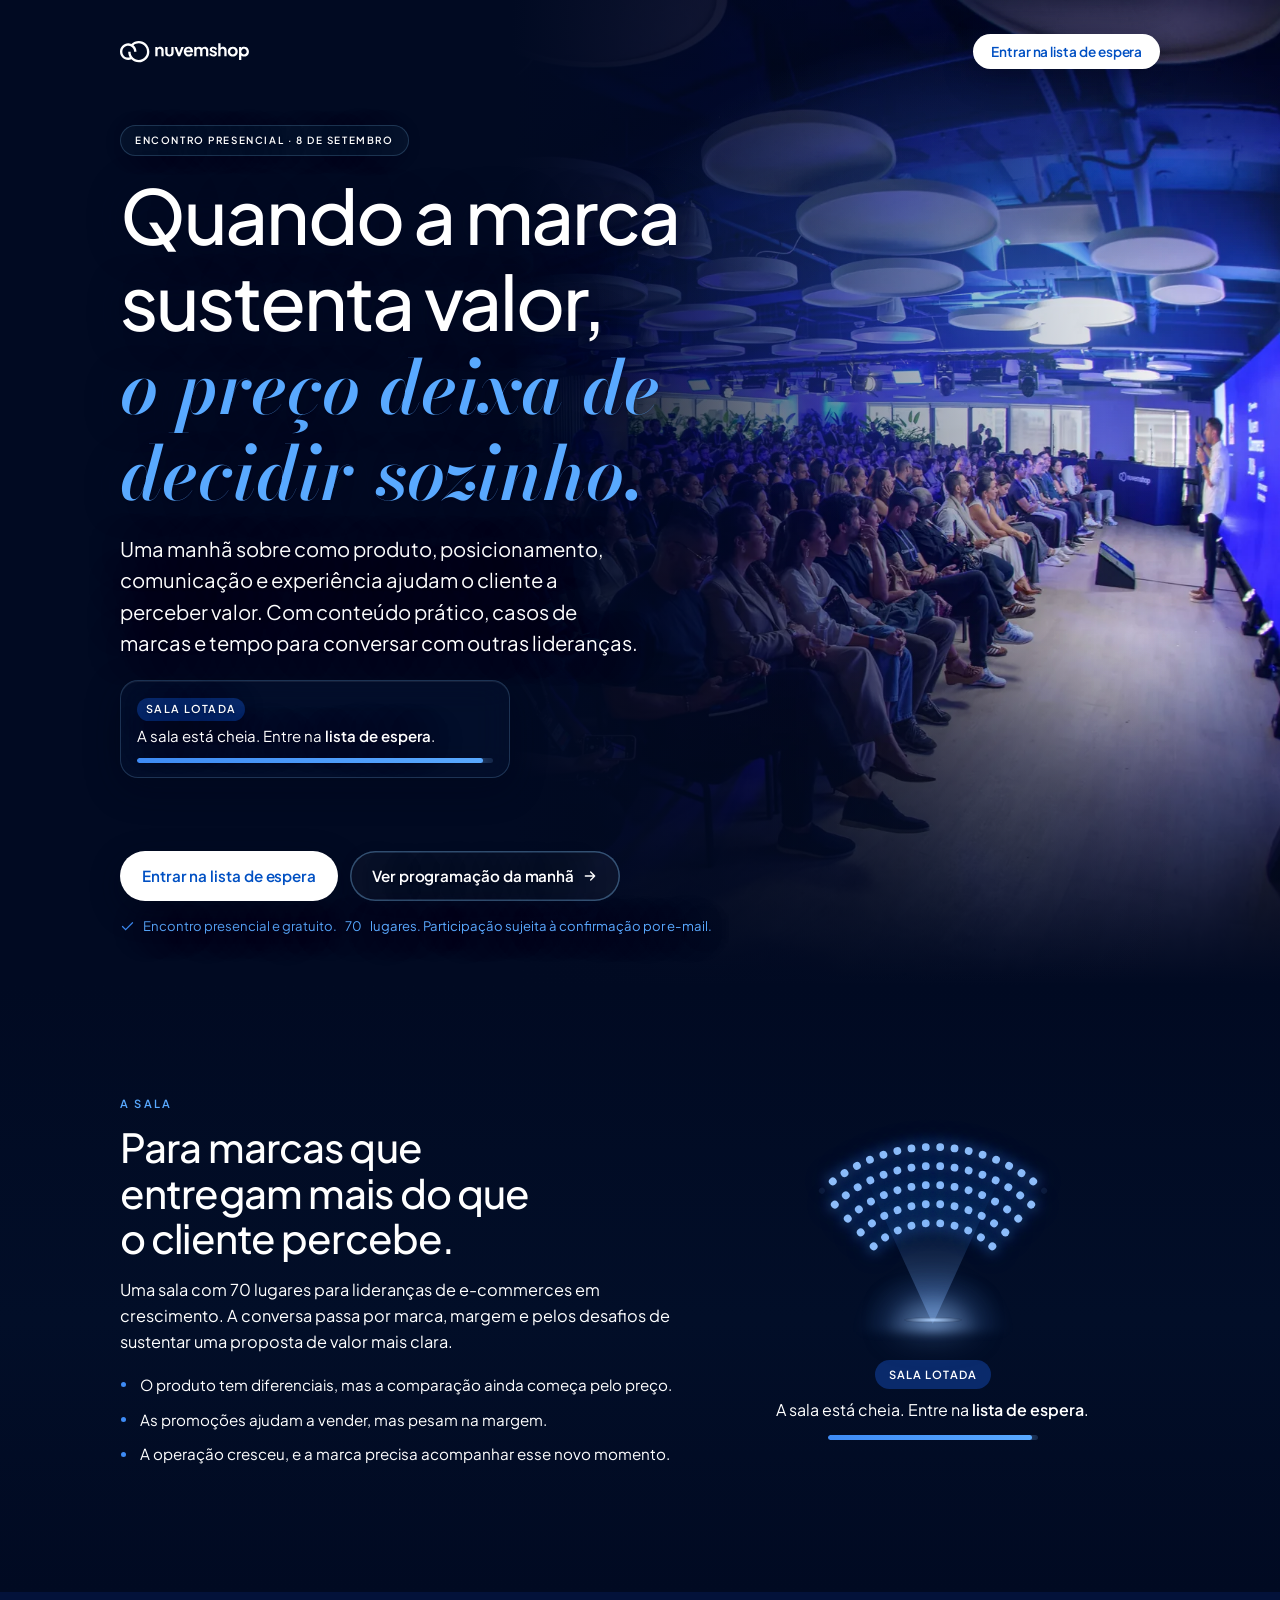
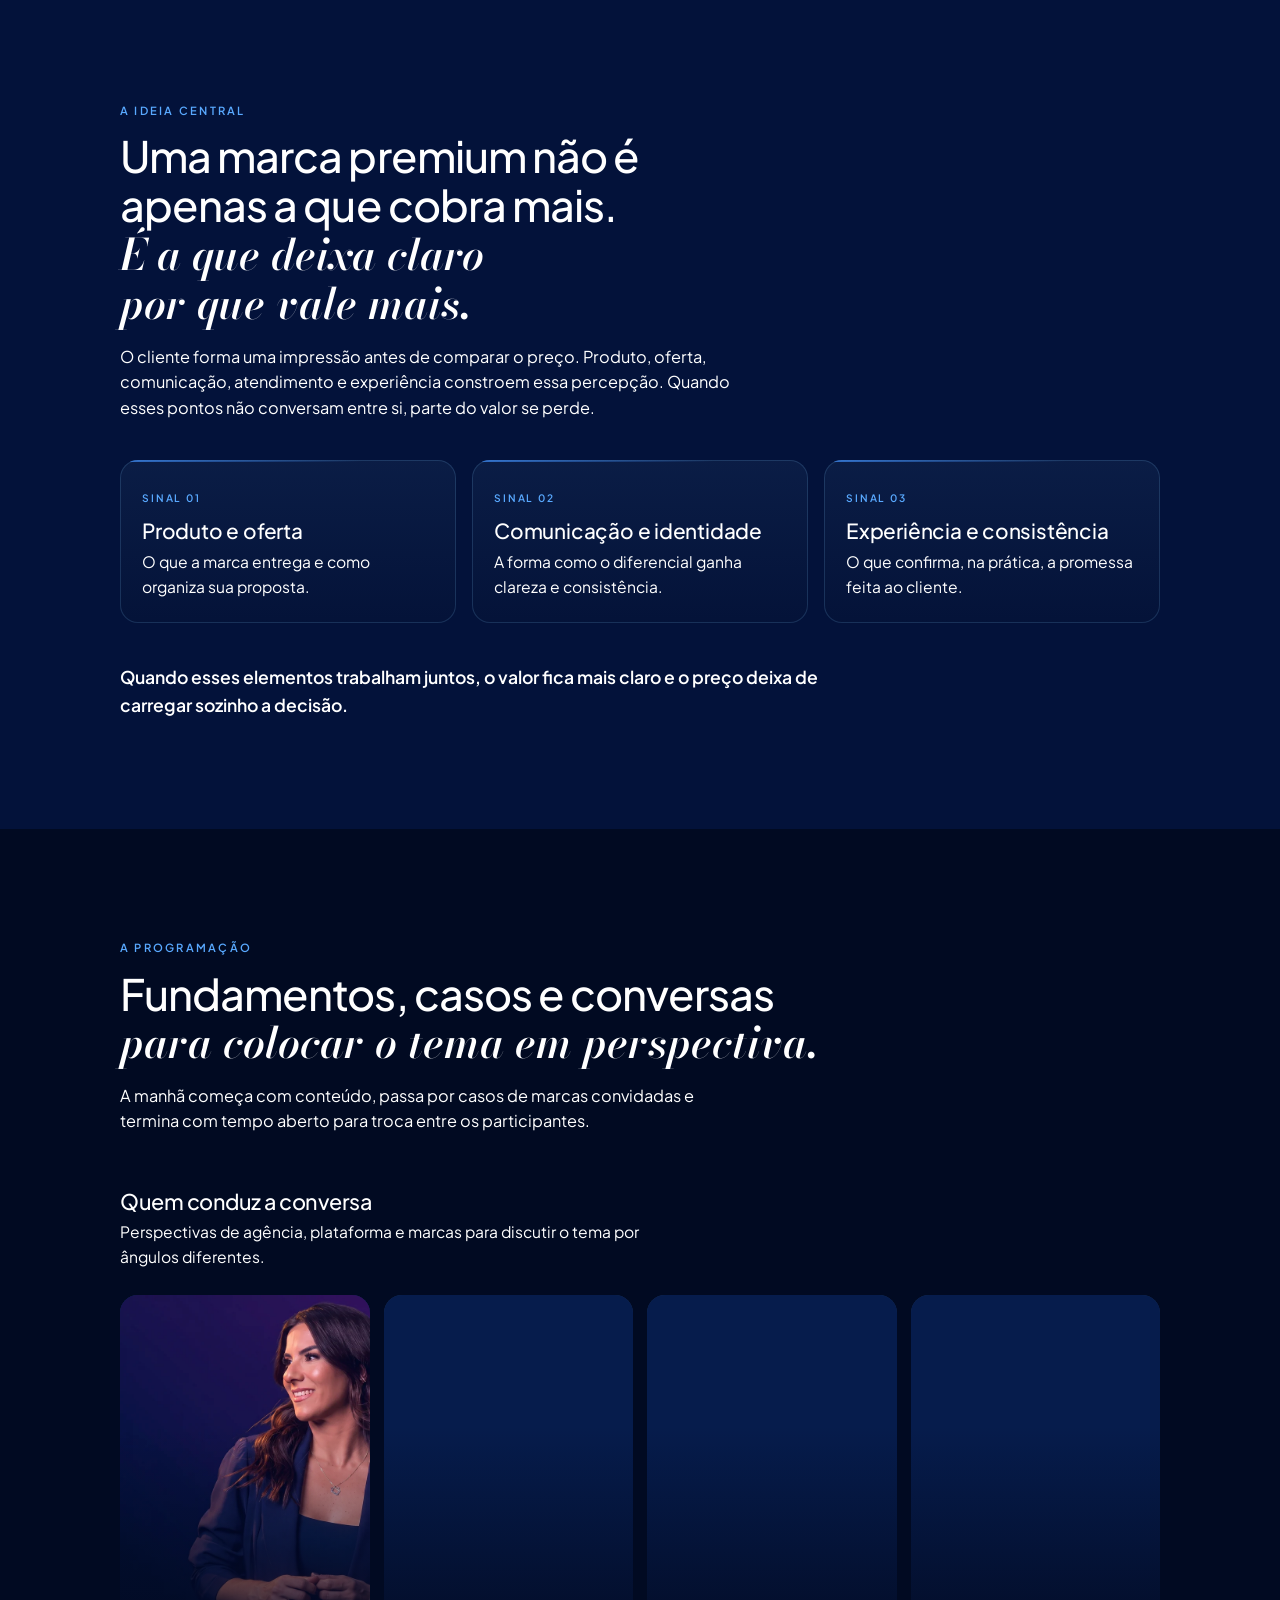
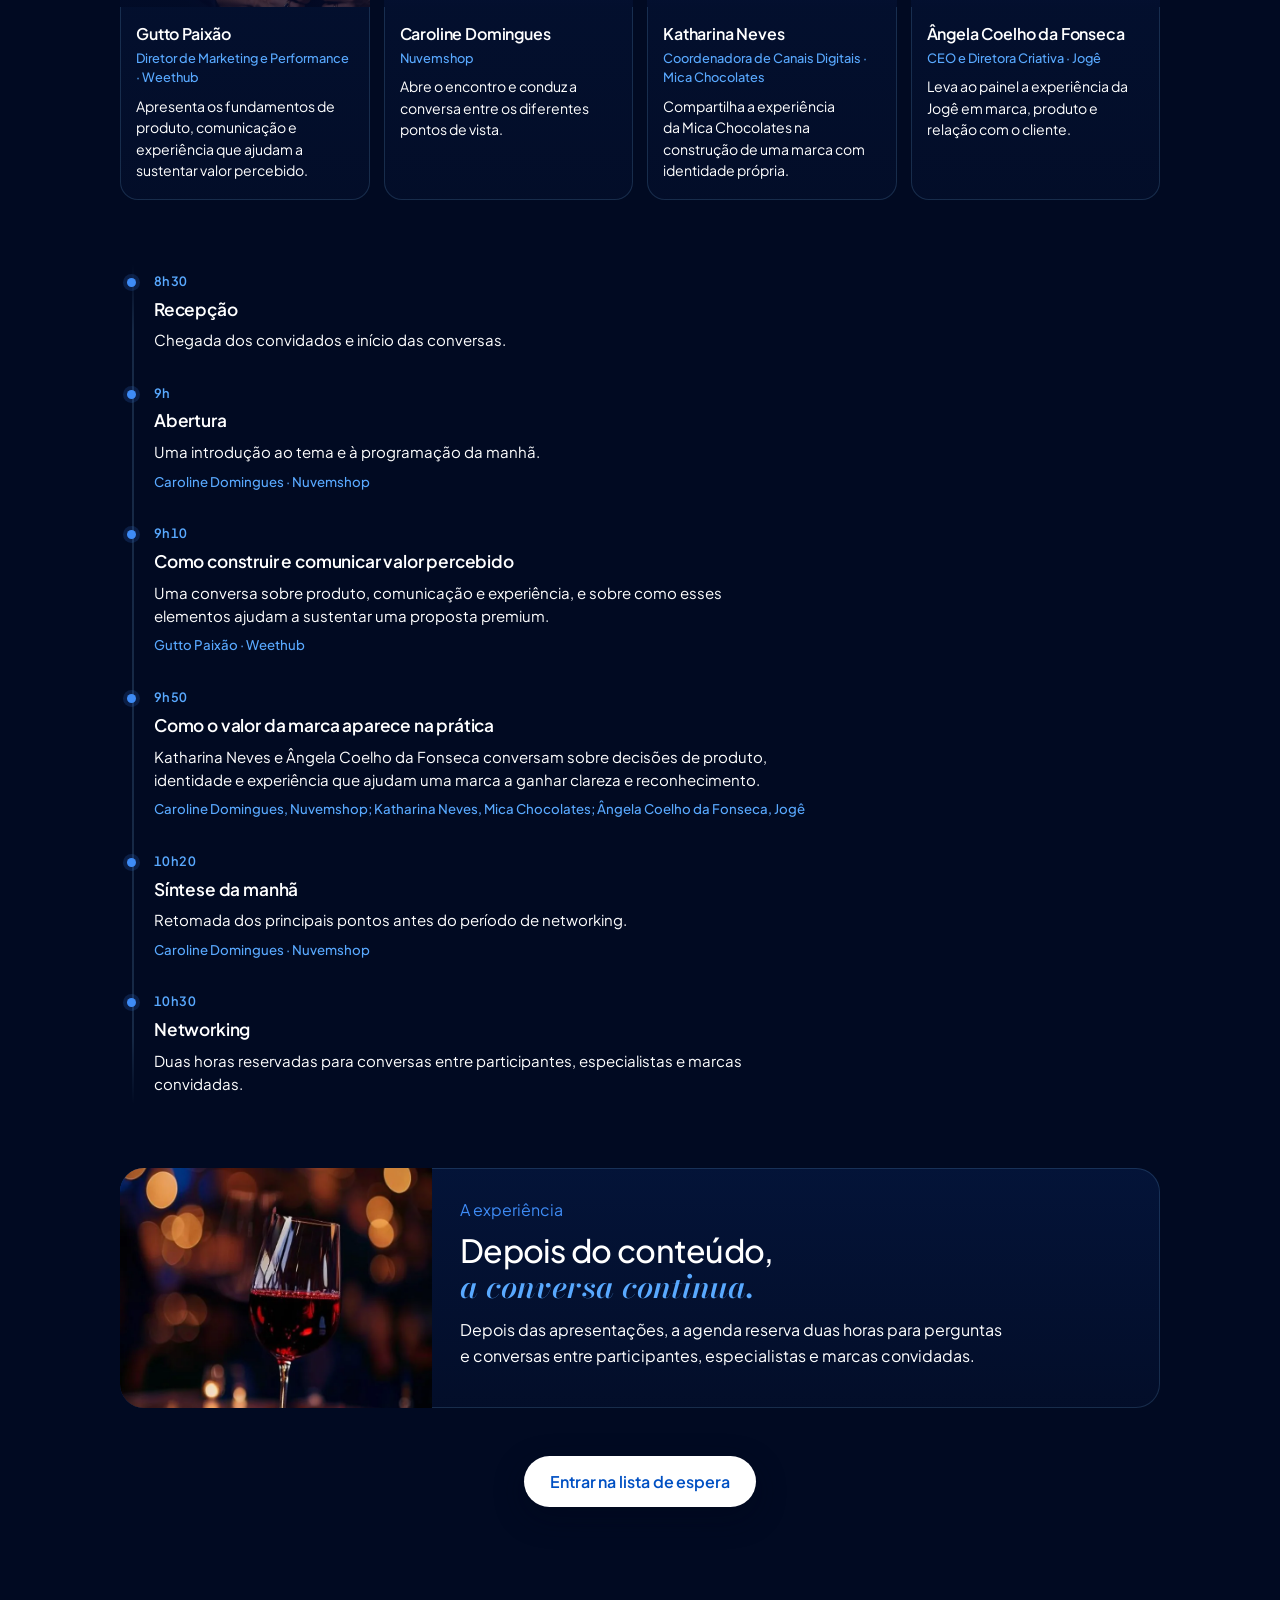
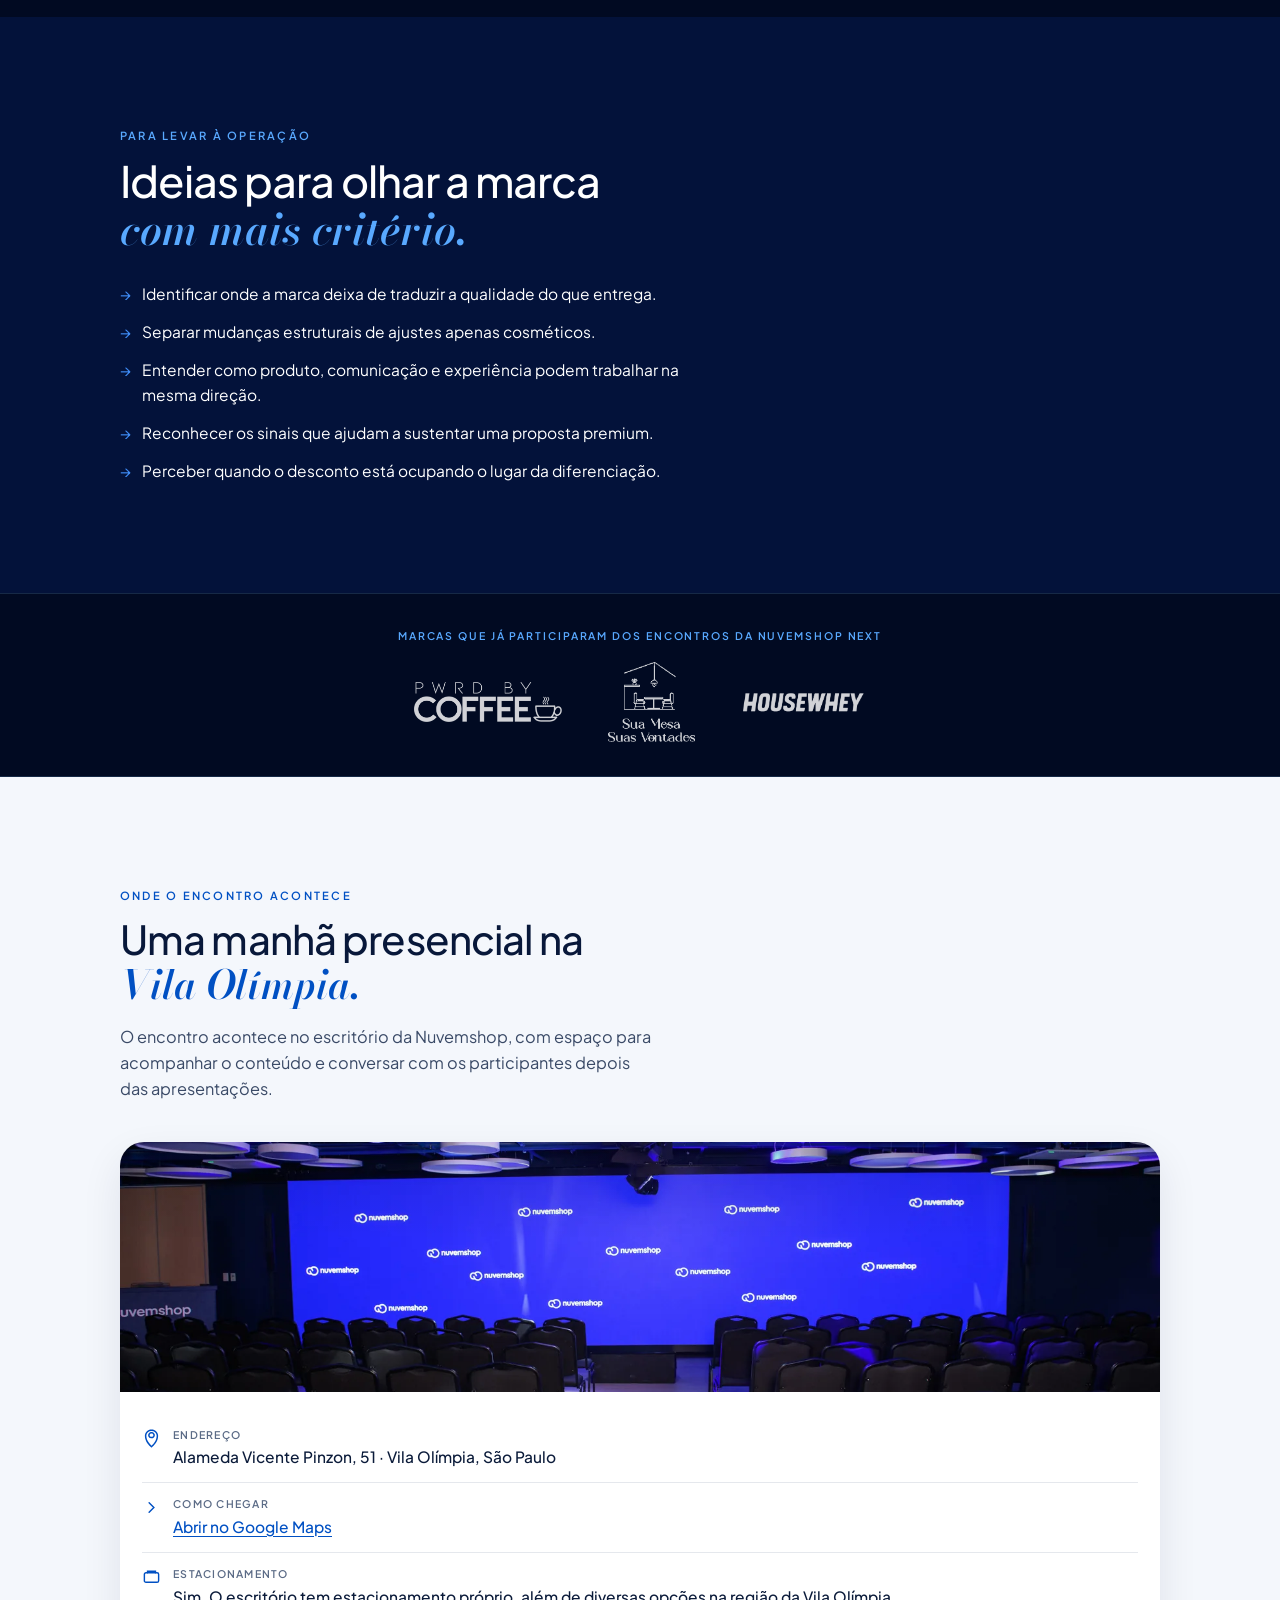
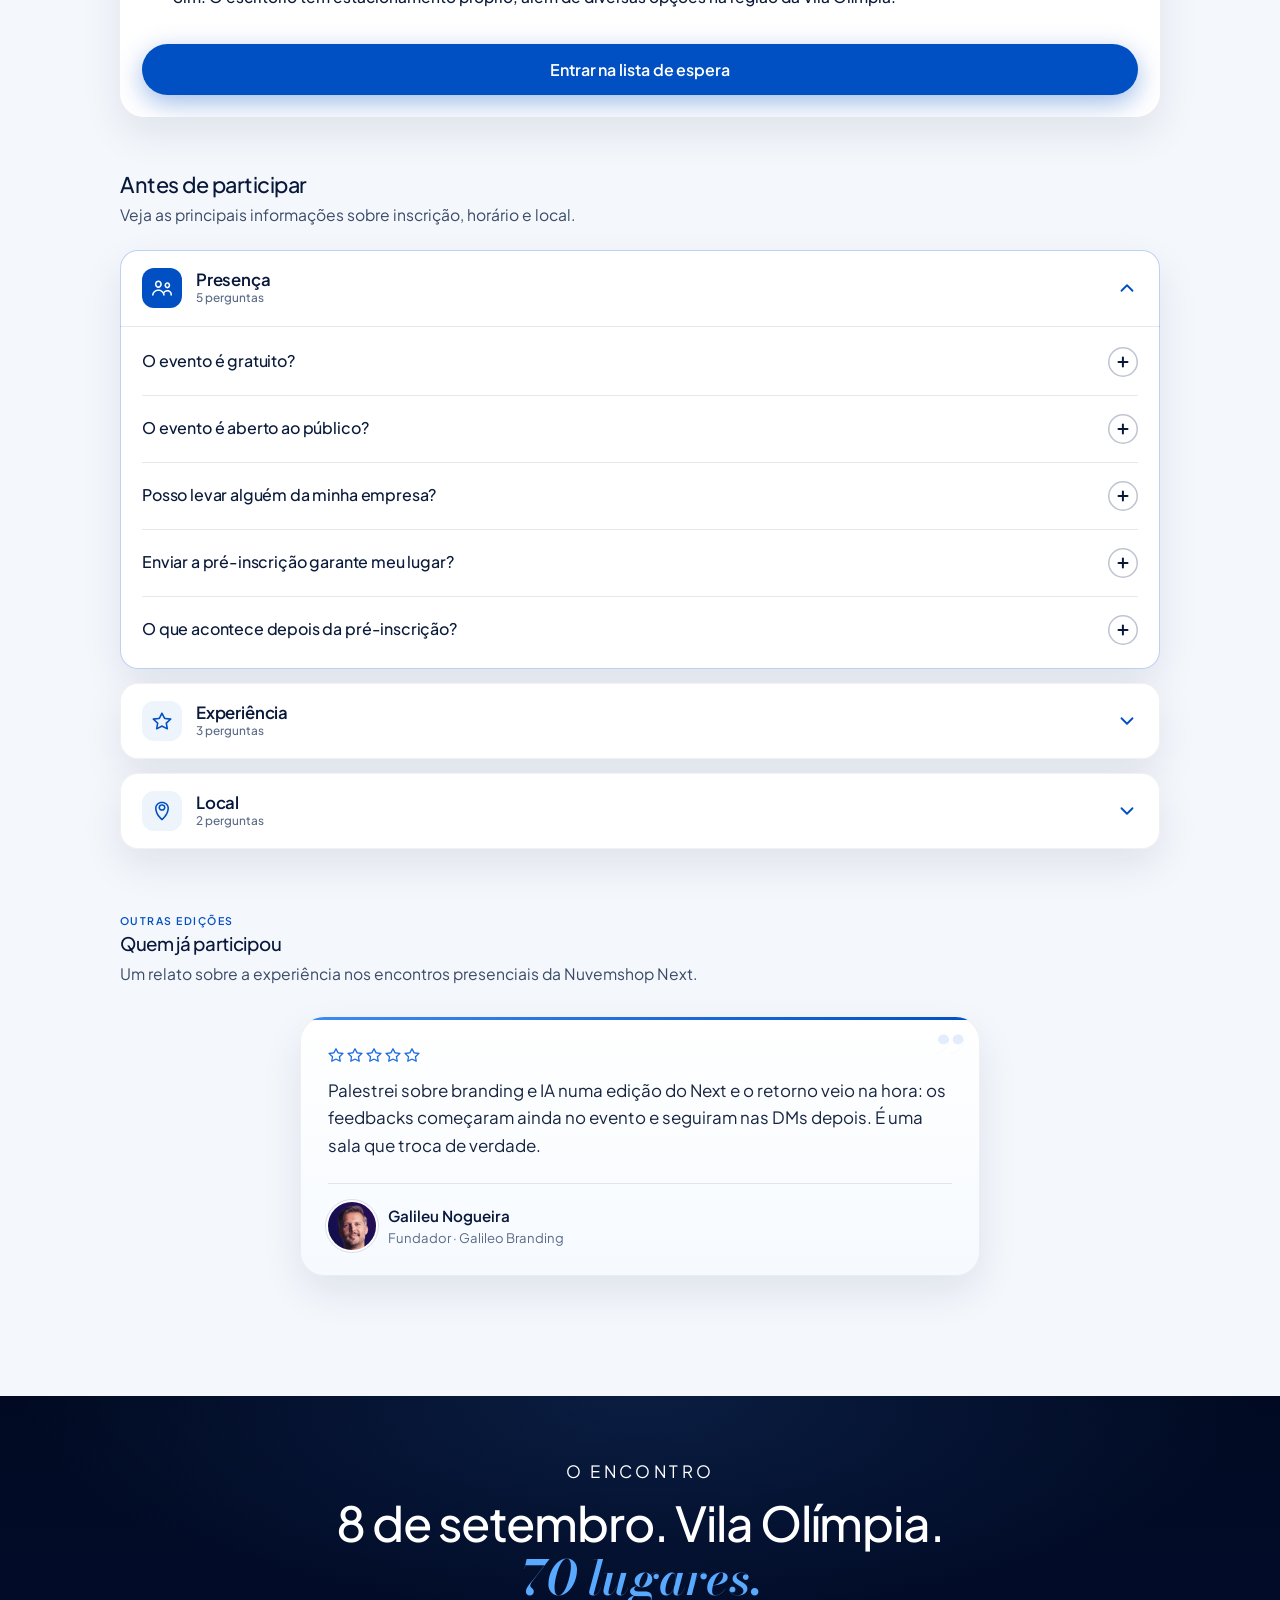
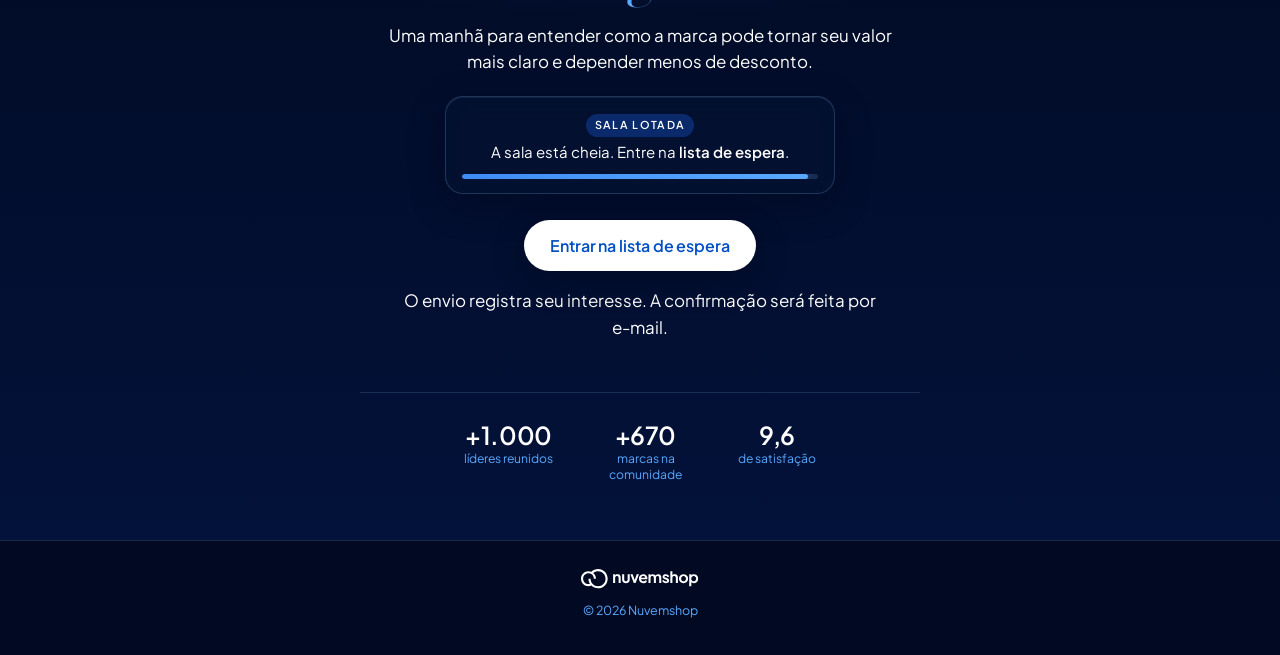
<file: index.html>
<!doctype html>
<html lang="pt-BR">
<head>
  <meta charset="utf-8">
  <meta name="viewport" content="width=device-width, initial-scale=1">
  <meta http-equiv="refresh" content="0; url=./evento-08-09-marca-valor.html">
  <link rel="canonical" href="./evento-08-09-marca-valor.html">
  <title>Nuvemshop Next</title>
  <script>window.location.replace('./evento-08-09-marca-valor.html');</script>
</head>
<body>
  <p><a href="./evento-08-09-marca-valor.html">Abrir página do evento</a></p>
</body>
</html>
</file>
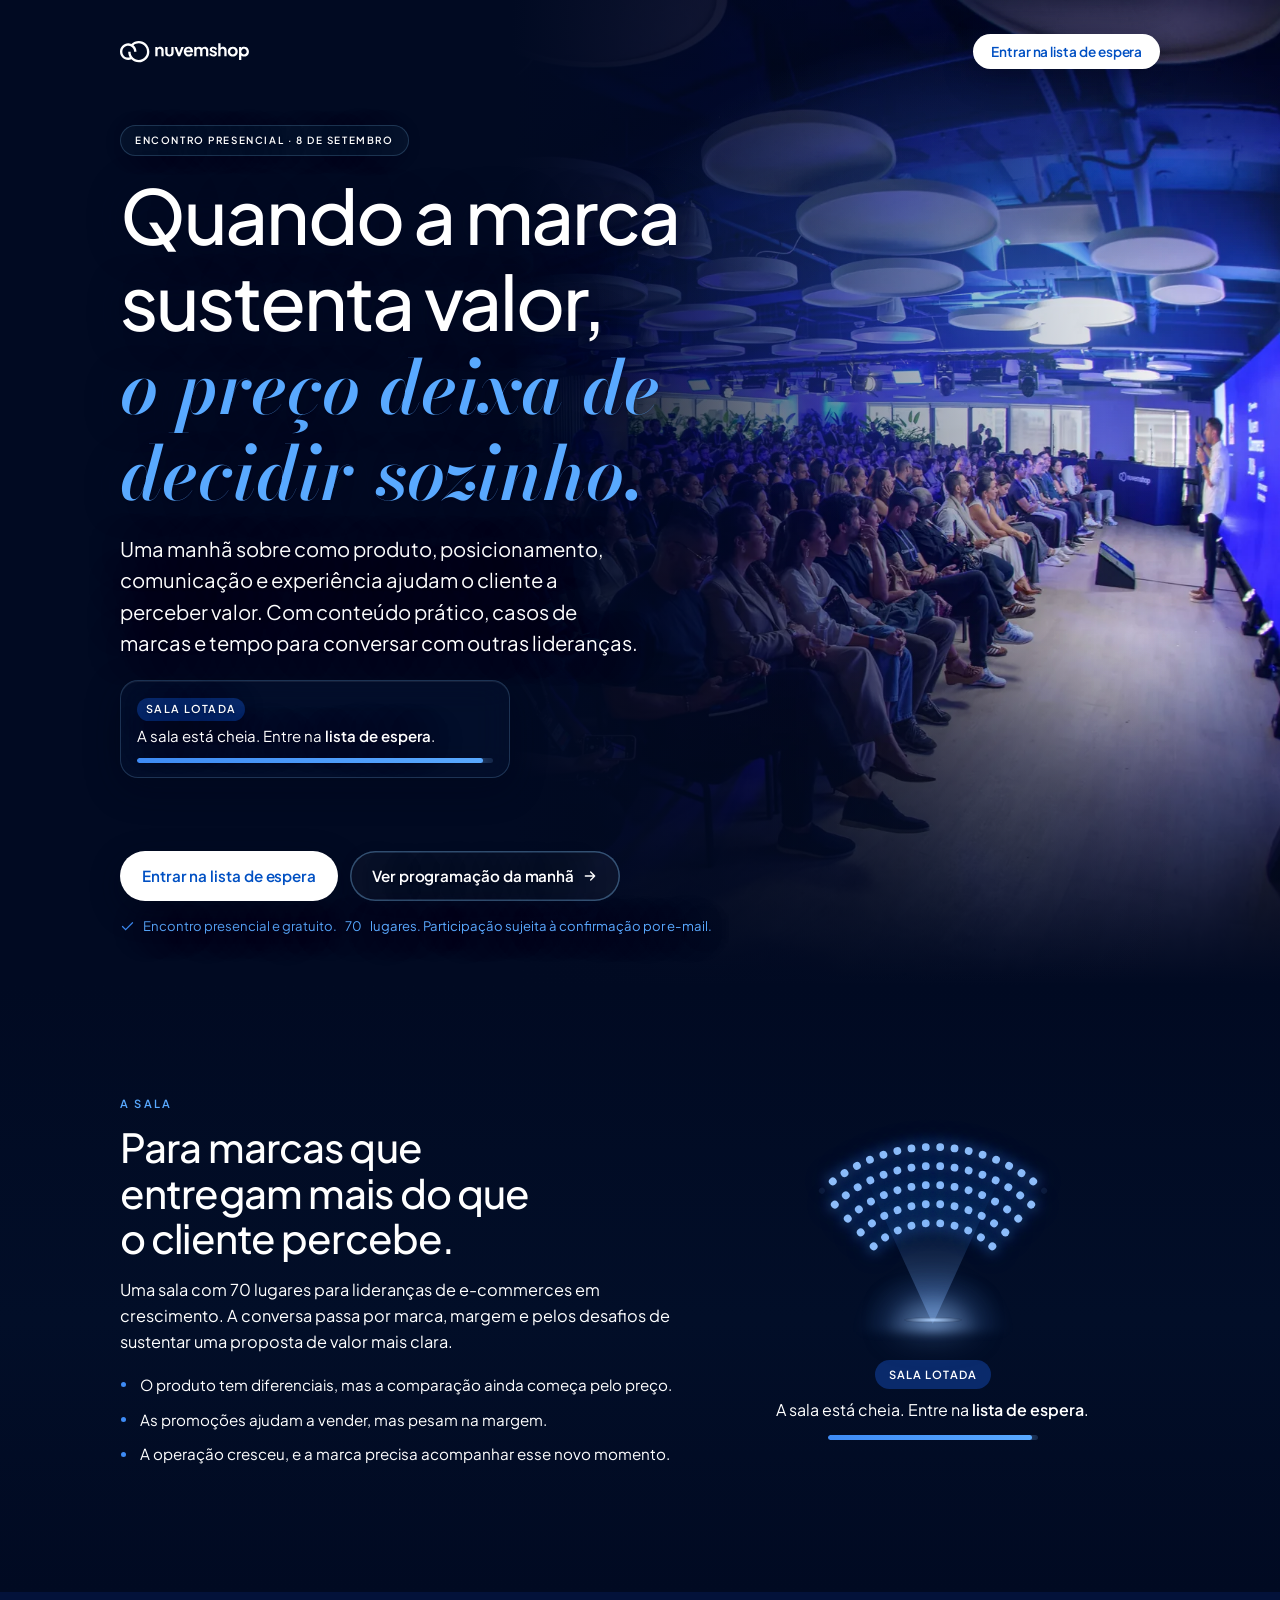
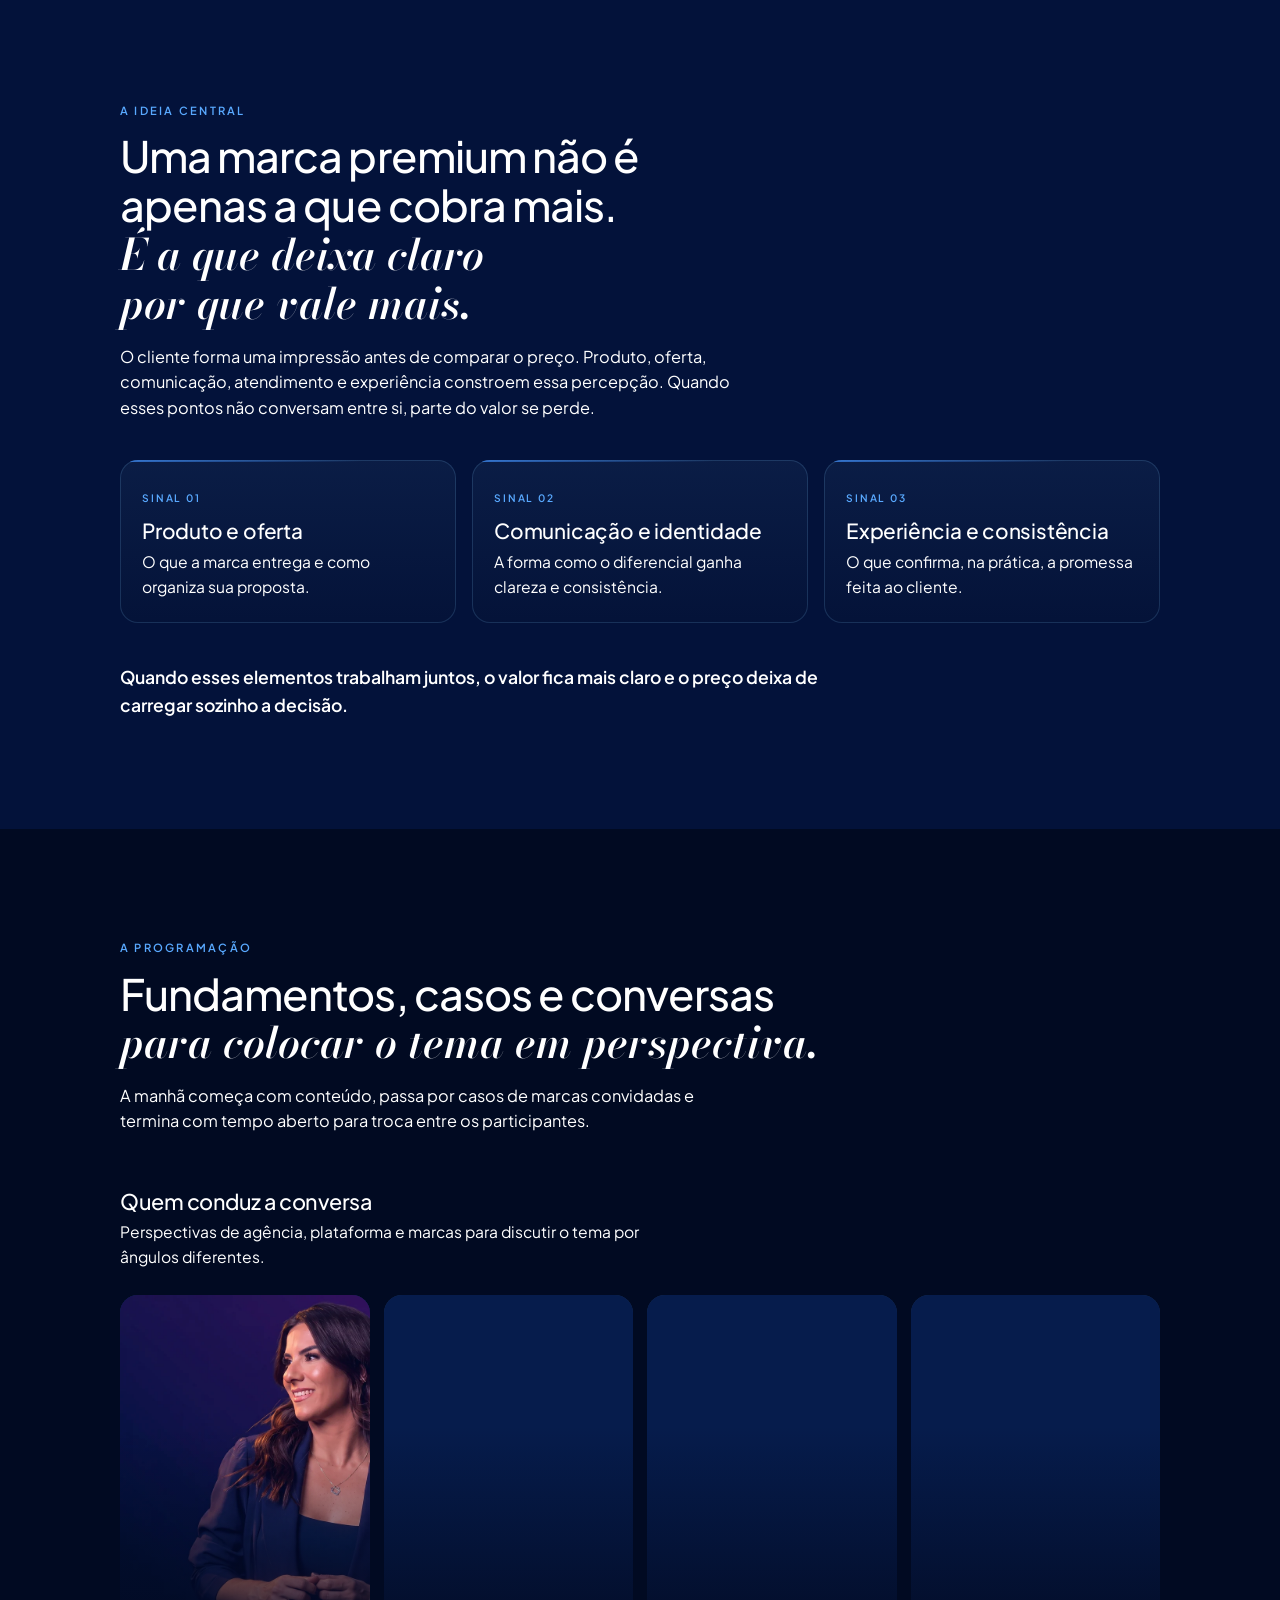
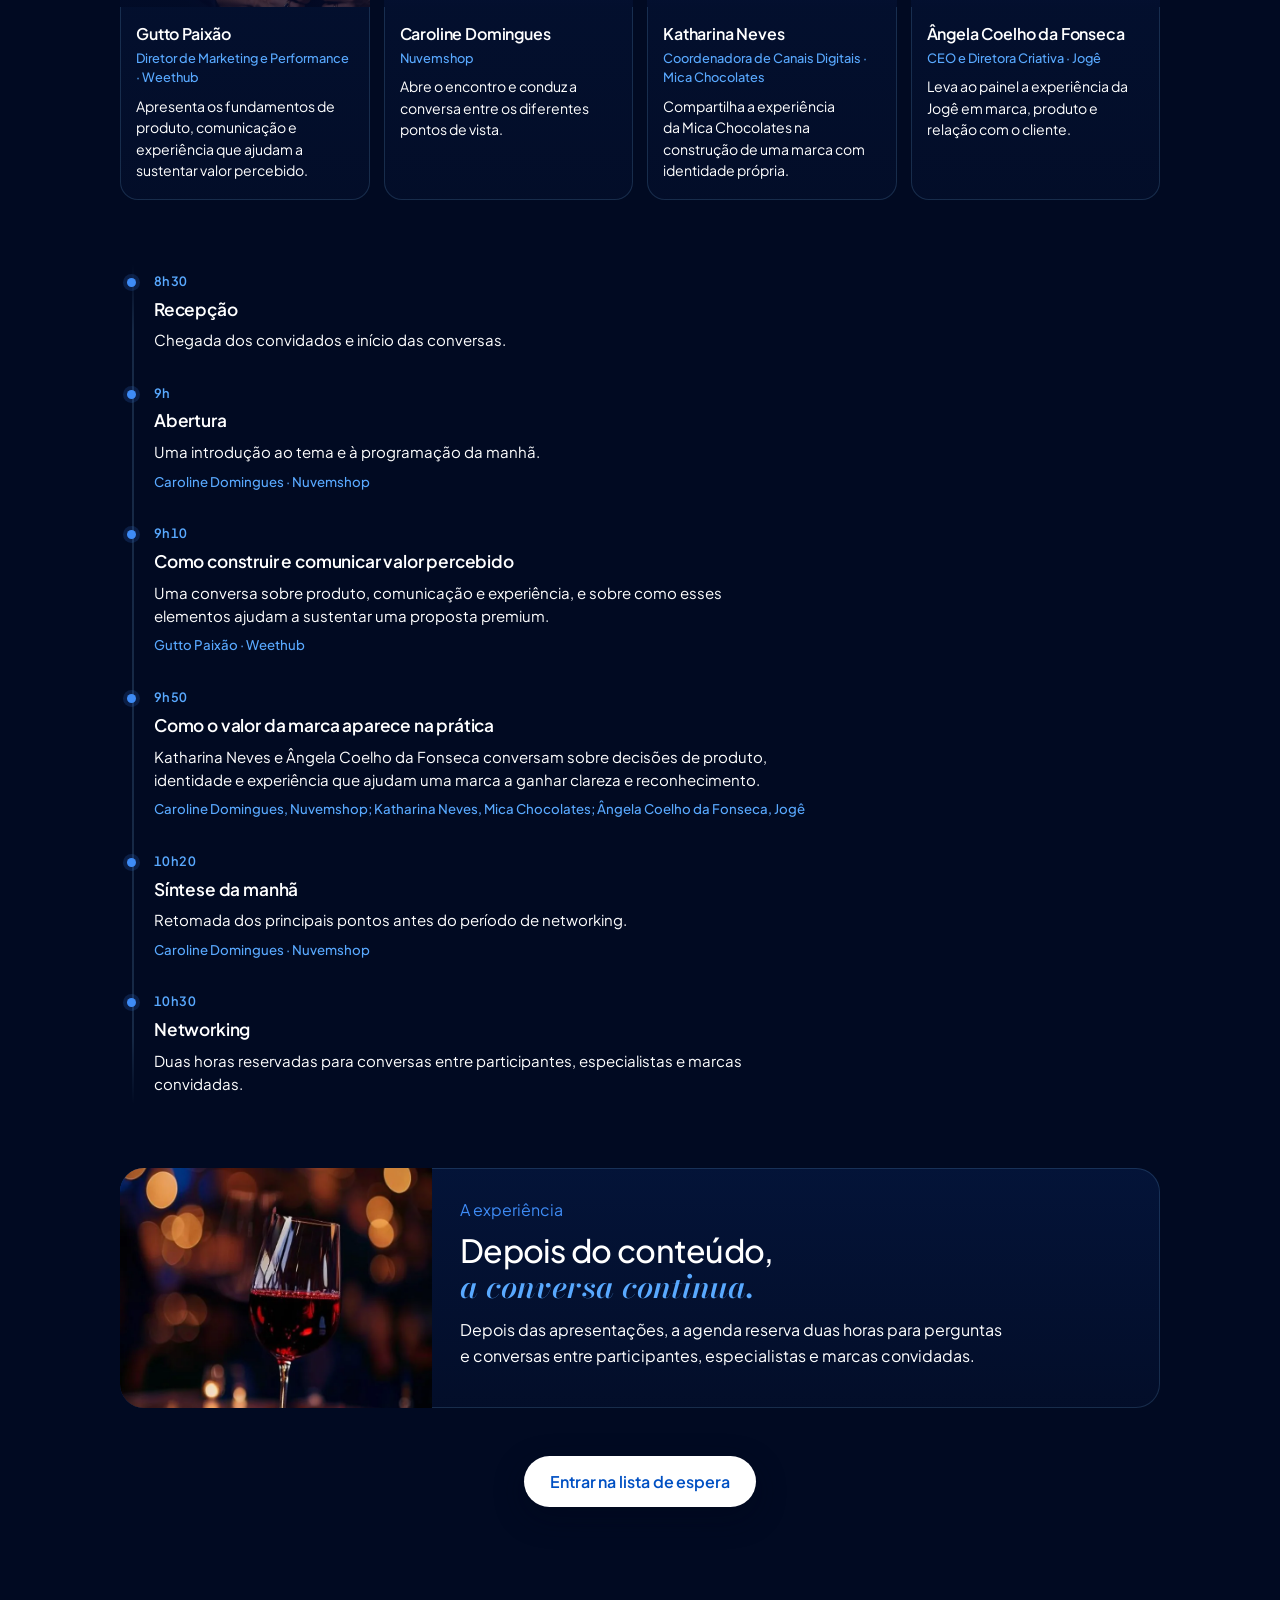
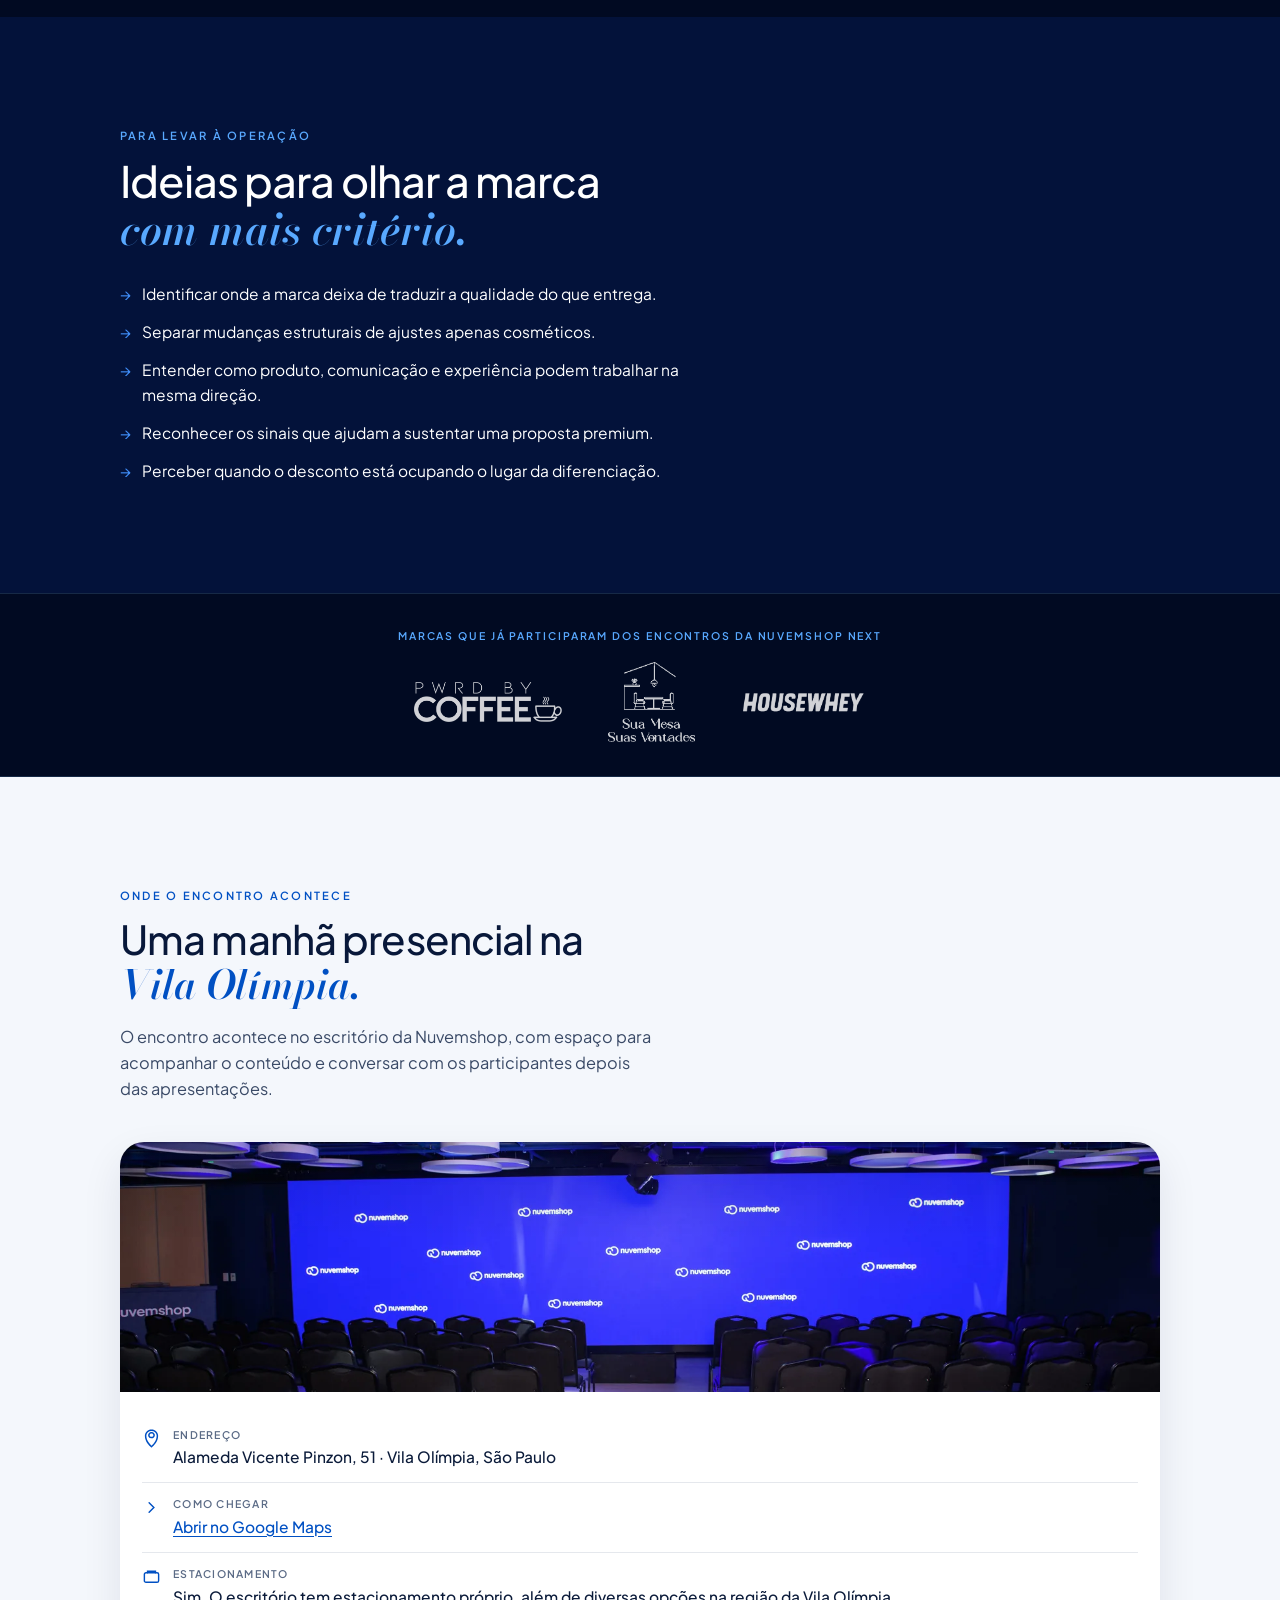
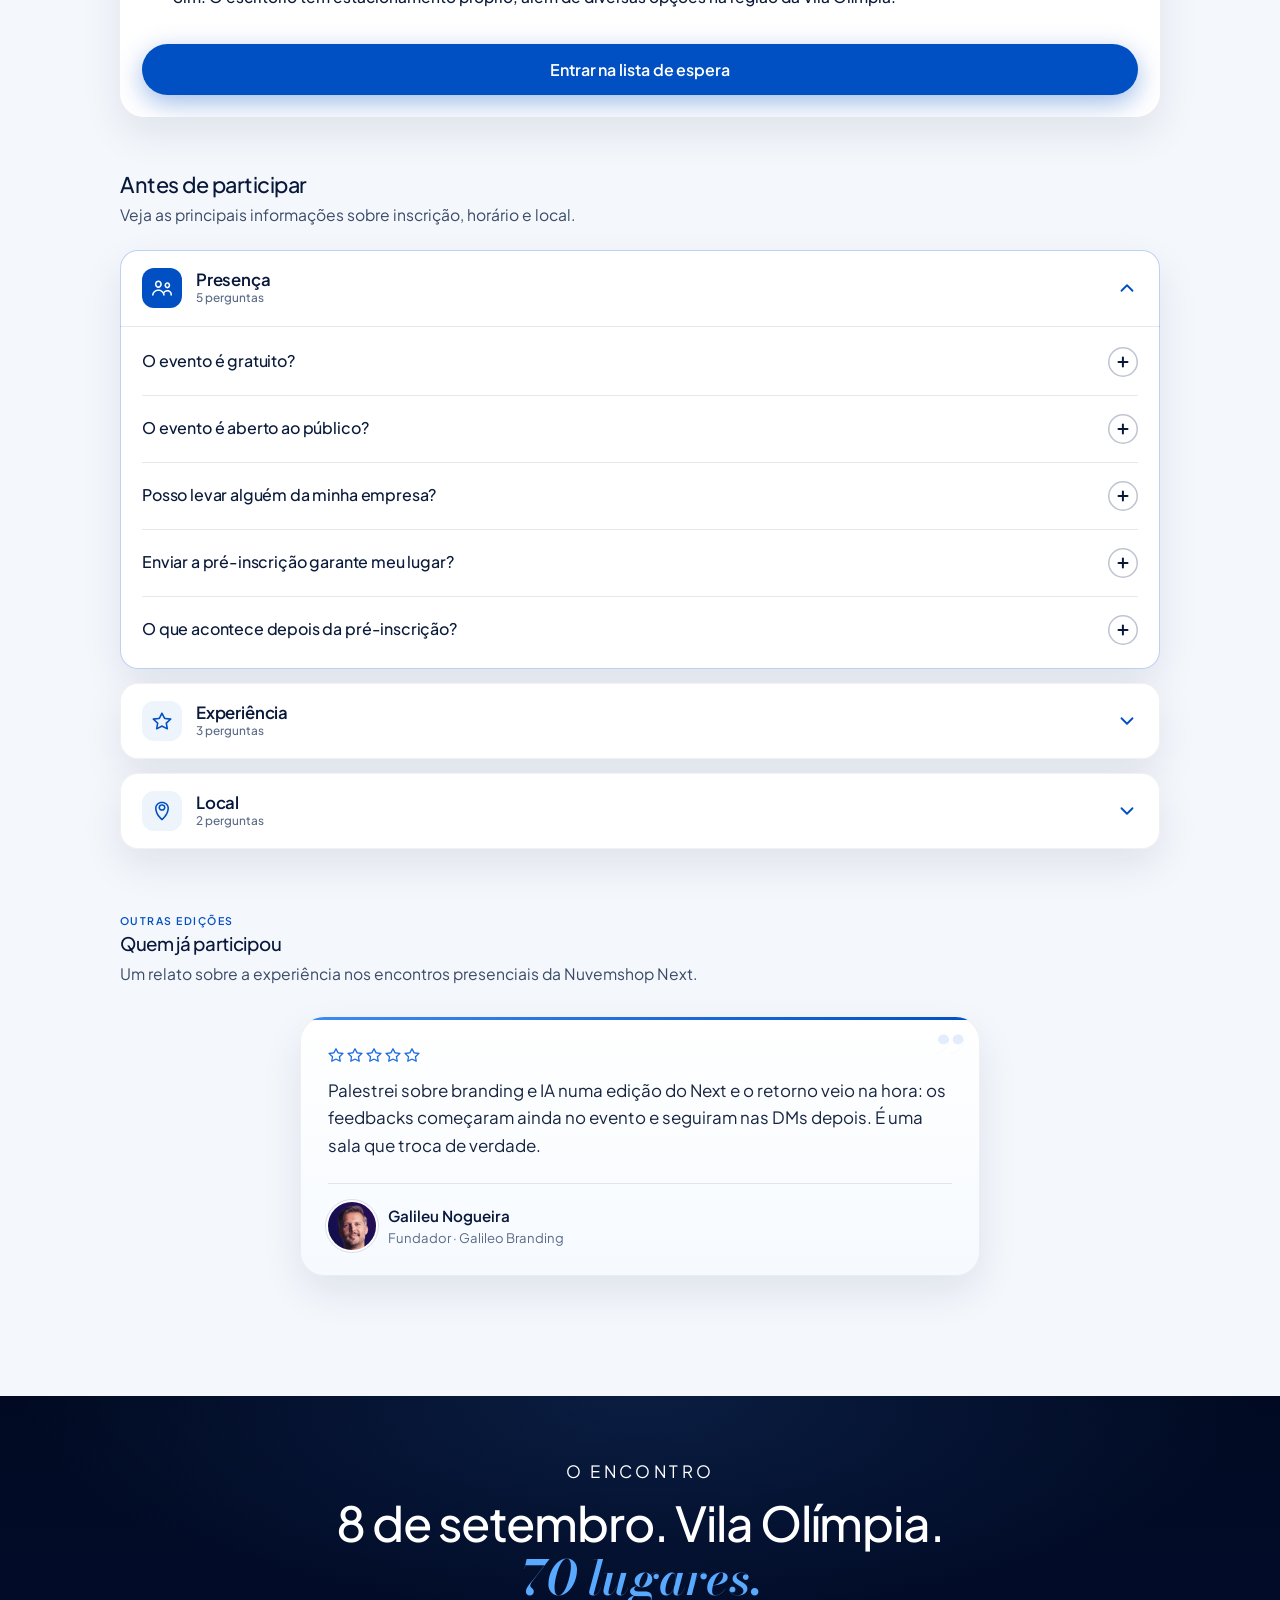
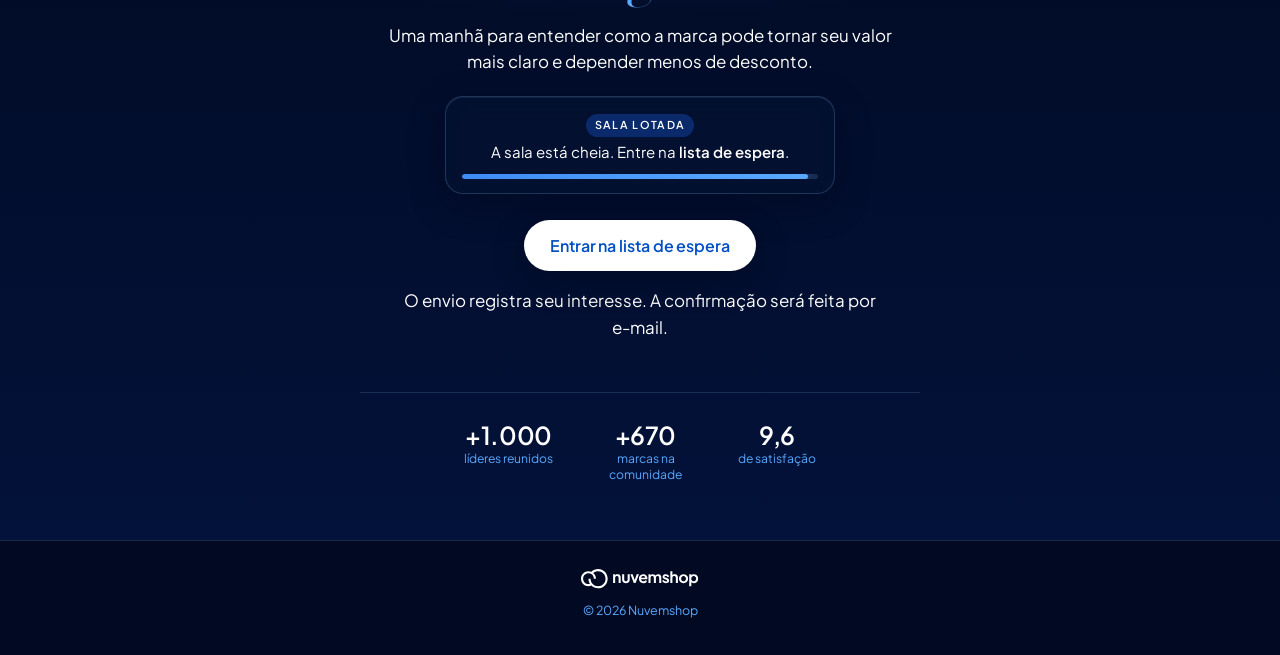
<file: evento-08-09-marca-valor.html>
<!DOCTYPE html>
<html lang="pt-BR">
<head>
<meta charset="UTF-8">
<meta name="viewport" content="width=device-width, initial-scale=1.0">

<title>Marca, valor percebido e margem | Nuvemshop Next</title>
<meta name="description" content="Encontro presencial em São Paulo sobre como marcas tornam seu valor mais claro, fortalecem a diferenciação e reduzem a dependência de desconto.">
<link rel="canonical" href="https://ffidelis16.github.io/next-sessions-lp/evento-08-09-marca-valor.html">
<link rel="icon" href="favicon-next.ico" sizes="any">

<meta property="og:type" content="website">
<meta property="og:title" content="Quando a marca sustenta valor | Nuvemshop Next">
<meta property="og:description" content="Uma manhã presencial sobre marca, valor percebido e margem, com conteúdo, casos e espaço para conversar com outras lideranças.">
<meta property="og:image" content="https://ffidelis16.github.io/next-sessions-lp/og-eventos-nuvemshop-next.jpg">
<meta property="og:image:width" content="1200">
<meta property="og:image:height" content="630">
<meta property="og:image:type" content="image/jpeg">
<meta property="og:image:alt" content="Encontro presencial Nuvemshop Next, com lugares limitados.">
<meta property="og:url" content="https://ffidelis16.github.io/next-sessions-lp/evento-08-09-marca-valor.html">
<meta property="og:locale" content="pt_BR">
<meta property="og:site_name" content="Nuvemshop Next">
<meta name="twitter:card" content="summary_large_image">
<meta name="twitter:title" content="Quando a marca sustenta valor | Nuvemshop Next">
<meta name="twitter:description" content="Uma manhã presencial sobre marca, valor percebido e margem, com conteúdo, casos e espaço para conversar com outras lideranças.">
<meta name="twitter:image" content="https://ffidelis16.github.io/next-sessions-lp/og-eventos-nuvemshop-next.jpg">
<meta name="theme-color" content="#00102E">

<!-- ===== GTM (Google Tag Manager) — camada de tags =====
     A página já EMPURRA eventos no dataLayer (ver script "0. TRACKING" no fim).
     Falta só o container escutar. ATENÇÃO: como a LP entra embedada no HubSpot,
     confirmar com o time de dados da Nuvemshop se o site deles JÁ dispara GTM/GA/Pixel
     (para não duplicar pageview/conversão). Se NÃO herdar, descomente abaixo e troque GTM-XXXXXXX:
<script>(function(w,d,s,l,i){w[l]=w[l]||[];w[l].push({'gtm.start':new Date().getTime(),event:'gtm.js'});var f=d.getElementsByTagName(s)[0],j=d.createElement(s),dl=l!='dataLayer'?'&l='+l:'';j.async=true;j.src='https://www.googletagmanager.com/gtm.js?id='+i+dl;f.parentNode.insertBefore(j,f);})(window,document,'script','dataLayer','GTM-XXXXXXX');</script>
===== -->


<link rel="preconnect" href="https://fonts.googleapis.com">
<link rel="preconnect" href="https://fonts.gstatic.com" crossorigin>

<!-- Produção HubSpot: o package aceita a URL real do kit Adobe autorizado.
     No preview público, Bodoni Moda evita uma chamada quebrada para um kit placeholder. -->
<link rel="stylesheet" media="print" onload="this.media='all'" href="https://fonts.googleapis.com/css2?family=Bodoni+Moda:ital,opsz,wght@1,6..96,400;1,6..96,500;1,6..96,600&family=Plus+Jakarta+Sans:wght@400;500;600&display=swap">
<noscript><link rel="stylesheet" href="https://fonts.googleapis.com/css2?family=Bodoni+Moda:ital,opsz,wght@1,6..96,400;1,6..96,500;1,6..96,600&family=Plus+Jakarta+Sans:wght@400;500;600&display=swap"></noscript>

<!-- Hero fullscreen: preload pra LCP. Trocar pela URL final no HubSpot. -->
<link rel="preload" as="image" href="asset-hero-sala.webp" imagesrcset="asset-hero-sala-m.webp 1080w, asset-hero-sala.webp 2000w" imagesizes="100vw" fetchpriority="high">

<script type="application/ld+json">
{
  "@context":"https://schema.org","@type":"FAQPage","mainEntity":[
  {"@type":"Question","name":"O evento é gratuito?","acceptedAnswer":{"@type":"Answer","text":"Sim. O encontro é gratuito e presencial, com lugares limitados."}},
  {"@type":"Question","name":"O evento é aberto ao público?","acceptedAnswer":{"@type":"Answer","text":"O encontro é voltado a lideranças e marcas com aderência ao tema. Como os lugares são limitados, a participação é confirmada por e-mail."}},
  {"@type":"Question","name":"Posso levar alguém da minha empresa?","acceptedAnswer":{"@type":"Answer","text":"A disponibilidade para acompanhantes será informada na confirmação da participação."}},
  {"@type":"Question","name":"Enviar a pré-inscrição garante meu lugar?","acceptedAnswer":{"@type":"Answer","text":"Não. O envio registra seu interesse. Como a sala tem capacidade limitada, a confirmação é enviada por e-mail."}},
  {"@type":"Question","name":"O que acontece depois da pré-inscrição?","acceptedAnswer":{"@type":"Answer","text":"Você recebe um retorno por e-mail. Se a participação for confirmada, enviaremos também a programação e os detalhes de acesso."}},
  {"@type":"Question","name":"Como será a programação?","acceptedAnswer":{"@type":"Answer","text":"A manhã combina recepção, uma palestra, um painel com marcas convidadas e duas horas de networking."}},
  {"@type":"Question","name":"Preciso chegar às 8h30?","acceptedAnswer":{"@type":"Answer","text":"A recepção começa às 8h30, e o conteúdo às 9h. Chegar no início ajuda a acompanhar a programação completa."}},
  {"@type":"Question","name":"Como funciona o networking?","acceptedAnswer":{"@type":"Answer","text":"Das 10h30 às 12h30, a agenda fica aberta para conversas entre participantes, especialistas e marcas convidadas."}},
  {"@type":"Question","name":"Onde acontece?","acceptedAnswer":{"@type":"Answer","text":"No escritório da Nuvemshop, na Vila Olímpia, São Paulo."}},
  {"@type":"Question","name":"Há estacionamento?","acceptedAnswer":{"@type":"Answer","text":"Sim. O escritório tem estacionamento próprio, além de diversas opções na região da Vila Olímpia."}}]
}
</script>

<style>
/* ============================================================
   EVENTO PRESENCIAL · 08/09 · Marca e valor percebido
   Soberana · mobile-first · mono-azul sobre navy
   Tipografia: Plus Jakarta Sans (marca) + Ivy Presto (acento)
   Pesos delicados: títulos em 500, acento em serifa italic 400
   ============================================================ */
:root{
  /* base mais funda que o Galaxy Blue da casa (#010B23), mono-azul */
  --ink-900:#010A22; --ink-850:#03123A; --ink-800:#061C4C; --ink-700:#0A2A6B;
  /* azuis: acento no Highlight Blue oficial (#59A9FF); corpo mantém o suave */
  --blue-600:#0050C3; --blue-500:#1E6BE0; --blue-400:#3E8BF5; --blue-300:#59A9FF;
  --blue-200:#FFFFFF; --blue-150:#FFFFFF; --sky:#84CAFF; --ice-100:#EEF4FC; --ice-200:#DFE9F7;
  --paper:#F4F7FC; --line-dk:rgba(133,202,255,.16); --line-lt:rgba(6,30,76,.10); --white:#FFF;
  --sans:'Plus Jakarta Sans', system-ui, -apple-system, sans-serif;
  --serif:'ivypresto-display','Ivy Presto Display','Ivy Presto','Bodoni Moda', Georgia, serif;
  --pad-x:30px; --sec-y:72px; --maxw:1120px;
  --r-lg:24px; --r-md:18px; --r-sm:12px; --r-pill:999px;
  --sh-soft:0 18px 50px rgba(0,8,34,.42); --sh-card:0 16px 40px rgba(4,22,60,.09);
  --sh-glow:0 0 0 1px rgba(133,202,255,.5), 0 14px 44px rgba(30,107,224,.42);
  /* vidro e brilho */
  --glass:rgba(6,20,54,.46); --glass-bd:rgba(133,202,255,.20);
  --glow-cta:0 0 0 1px rgba(133,202,255,.55), 0 16px 46px rgba(89,169,255,.4);
  --ease:cubic-bezier(.22,.61,.36,1);
}
*{box-sizing:border-box;margin:0;padding:0}
html{scroll-behavior:smooth;-webkit-text-size-adjust:100%}
body{font-family:var(--sans);background:var(--ink-900);color:var(--white);line-height:1.55;font-weight:400;-webkit-font-smoothing:antialiased;text-rendering:optimizeLegibility;overflow-x:hidden}
img{max-width:100%;display:block}
a{color:inherit;text-decoration:none}
button{font-family:inherit;cursor:pointer;border:none;background:none;color:inherit}
:focus-visible{outline:2px solid var(--blue-400);outline-offset:3px;border-radius:4px}
.wrap{max-width:var(--maxw);margin:0 auto;padding-left:var(--pad-x);padding-right:var(--pad-x)}
.section{padding-top:var(--sec-y);padding-bottom:var(--sec-y)}

/* --- Tipografia: delicada --- */
.eyebrow{font-size:.7rem;font-weight:600;letter-spacing:.2em;text-transform:uppercase;color:var(--blue-300);display:block;margin-bottom:12px}
h1,h2,h3{font-weight:500;line-height:1.14;letter-spacing:-.022em;text-wrap:balance}
p{text-wrap:pretty}
/* Acento serifa italic: semibold e em linha própria (separado do Jakarta) */
.ac,.alc,.win{font-family:var(--serif);font-weight:600;font-style:italic;letter-spacing:0;display:block}

.btn{display:inline-flex;align-items:center;justify-content:center;gap:.5em;font-weight:600;font-size:1rem;letter-spacing:-.005em;padding:15px 26px;border-radius:var(--r-pill);white-space:nowrap;transition:transform .25s var(--ease),box-shadow .25s var(--ease),background .2s var(--ease);will-change:transform}
/* Primário: branco de alto contraste sobre navy (padrão dark da marca), azul sobre claro */
.btn-primary{background:#fff;color:var(--blue-600);box-shadow:0 10px 30px rgba(0,6,26,.42)}
.btn-primary:hover{background:#EAF3FF;transform:translateY(-2px);box-shadow:var(--glow-cta)}
.light .btn-primary,.modal__panel .btn-primary{background:var(--blue-600);color:#fff;box-shadow:0 8px 26px rgba(0,80,195,.38)}
.light .btn-primary:hover,.modal__panel .btn-primary:hover{background:var(--blue-500);color:#fff;box-shadow:var(--sh-glow)}
.btn-ghost{background:rgba(255,255,255,.04);color:#fff;box-shadow:inset 0 0 0 1.5px rgba(133,202,255,.34);backdrop-filter:blur(4px);-webkit-backdrop-filter:blur(4px)}
.btn-ghost:hover{background:rgba(133,202,255,.08);box-shadow:inset 0 0 0 1.5px rgba(133,202,255,.8);transform:translateY(-2px)}
.btn-block{width:100%}
.btn-sm{padding:9px 18px;font-size:.85rem}

/* --- STICKY / MOBILE CTA --- */
.stickybar{position:fixed;top:0;left:0;width:100%;z-index:60;background:rgba(3,22,59,.85);backdrop-filter:blur(14px);-webkit-backdrop-filter:blur(14px);border-bottom:1px solid var(--line-dk);transform:translateY(-100%);transition:transform .4s var(--ease);display:none}
.stickybar.show{transform:translateY(0)}
.stickybar__in{display:flex;align-items:center;justify-content:space-between;gap:16px;padding:11px var(--pad-x);max-width:var(--maxw);margin:0 auto}
.stickybar__left{display:flex;align-items:center;gap:14px;min-width:0}
.stickybar__logo{font-weight:600;font-size:.92rem;letter-spacing:-.01em;white-space:nowrap}
.stickybar__seats{font-size:.8rem;color:var(--blue-200);white-space:nowrap;overflow:hidden;text-overflow:ellipsis}
.stickybar .btn{padding:10px 20px;font-size:.9rem}
@media(min-width:860px){.stickybar{display:block}}
.mobilecta{position:fixed;left:0;bottom:0;width:100%;z-index:60;padding:12px var(--pad-x) calc(12px + env(safe-area-inset-bottom));background:linear-gradient(to top,rgba(0,16,46,.98) 60%,rgba(0,16,46,0));transform:translateY(120%);transition:transform .4s var(--ease)}
.mobilecta.show{transform:translateY(0)}
.mobilecta__seats{text-align:center;font-size:.72rem;letter-spacing:.04em;color:var(--blue-300);margin-bottom:8px}
@media(min-width:860px){.mobilecta{display:none}}

/* ============================================================
   HERO
   ============================================================ */
.hero{position:relative;min-height:100svh;display:flex;flex-direction:column;padding-top:34px;padding-bottom:40px;overflow:hidden;background:var(--ink-900)}
/* Mobile-first: a foto vive numa BANDA no topo (sala cheia — teto azul, plateia),
   fundindo na navy sólida embaixo, que sustenta o texto com contraste total. */
.hero__bg{position:absolute;top:0;left:0;right:0;height:36svh;z-index:0;overflow:hidden}
.hero__photo{position:absolute;inset:0;width:100%;height:100%;object-fit:cover;object-position:50% 50%}
.hero__grad{position:absolute;inset:0;background:
  linear-gradient(180deg,
    rgba(1,10,34,.5) 0%,
    rgba(1,10,34,.16) 16%,
    rgba(1,10,34,.12) 42%,
    rgba(1,10,34,.46) 68%,
    rgba(1,10,34,.9) 88%,
    var(--ink-900) 100%)}
/* Brilho azul que ecoa a luz do palco, sem competir com o texto */
.hero__glow{position:absolute;inset:0;pointer-events:none;background:radial-gradient(56% 44% at 80% 29%,rgba(89,169,255,.32),transparent 60%);mix-blend-mode:screen}
.hero__in{position:relative;z-index:2;display:flex;flex-direction:column;flex:1;max-width:var(--maxw);margin:0 auto;width:100%;padding-left:var(--pad-x);padding-right:var(--pad-x)}
.hero__topbar{display:flex;align-items:center;justify-content:space-between;margin-bottom:0}
.brandline{display:inline-flex;align-items:center}
.logo{height:22px;width:auto;color:#fff;display:block}
.foot__brand .logo{height:20px}
.brandline .dot{width:22px;height:22px;border-radius:7px;background:linear-gradient(135deg,#3E8BF5,#0050C3);box-shadow:0 4px 14px rgba(0,80,195,.5)}
.brandline .sub{font-weight:400;color:var(--blue-200);font-size:.9rem}
.tag-presencial{font-size:.66rem;font-weight:600;letter-spacing:.16em;text-transform:uppercase;color:var(--blue-150);padding:8px 14px;border-radius:var(--r-pill);border:1px solid var(--line-dk);white-space:nowrap}
.hero__body{padding-top:calc(36svh - 26px);padding-bottom:8px;text-shadow:0 1px 2px rgba(1,10,34,.4),0 2px 34px rgba(1,10,34,.72)}
.hero__ctas .btn-primary{text-shadow:none}
.hero__tag{display:inline-block;font-size:.62rem;font-weight:600;letter-spacing:.16em;text-transform:uppercase;color:var(--blue-150);padding:7px 14px;border-radius:var(--r-pill);border:1px solid var(--glass-bd);background:rgba(133,202,255,.05);margin-bottom:16px}
.hero h1{font-size:clamp(2.05rem,7.2vw,4.7rem);max-width:13ch;margin-bottom:18px;letter-spacing:-.03em;text-wrap:balance}
.hero h1 .alc{color:var(--blue-300)}
.hero__sub{font-size:clamp(1.02rem,2.6vw,1.26rem);color:var(--blue-200);max-width:45ch;line-height:1.55;margin-bottom:22px;font-weight:400}
.logistics{display:flex;flex-wrap:wrap;gap:10px 18px;margin-bottom:24px}
.logi{display:flex;align-items:center;gap:9px;font-size:.9rem;color:var(--blue-150);font-weight:500}
.logi svg{width:17px;height:17px;flex:none;color:var(--blue-400)}

/* readout compacto de ocupação */
.occ{display:flex;flex-direction:column;gap:11px;border:1px solid var(--glass-bd);border-radius:var(--r-md);padding:14px 16px;margin-bottom:26px;max-width:390px;background:var(--glass);backdrop-filter:blur(16px);-webkit-backdrop-filter:blur(16px);box-shadow:0 10px 34px rgba(0,6,26,.4),inset 0 1px 0 rgba(255,255,255,.07)}
.occ__meta{min-width:0}
.occ__bar{height:5px;border-radius:3px;background:rgba(126,178,247,.16);overflow:hidden}
.occ__bar>i{display:block;height:100%;border-radius:3px;background:linear-gradient(90deg,#3E8BF5,#59A9FF);box-shadow:0 0 10px rgba(89,169,255,.55);width:0;transition:width .9s var(--ease)}
.occ__state{font-size:.68rem;font-weight:600;letter-spacing:.12em;text-transform:uppercase;color:var(--blue-300);display:inline-block;margin-bottom:3px}
.occ__state.is-last{color:#fff;background:var(--blue-600);padding:3px 9px;border-radius:var(--r-pill);animation:pulse 2.6s var(--ease) infinite}
.occ__state.is-wait{color:#fff;background:var(--ink-700);padding:3px 9px;border-radius:var(--r-pill)}
.occ__count{font-size:.94rem;color:var(--blue-150)}
.occ__count b{color:#fff;font-weight:600}
@keyframes pulse{0%,100%{box-shadow:0 0 0 0 rgba(62,139,245,.5)}50%{box-shadow:0 0 0 6px rgba(62,139,245,0)}}

.hero__ctas{display:flex;flex-wrap:wrap;gap:12px;margin-top:4px}
.hero__ctas .btn{padding:13px 22px;font-size:.95rem}
.btn__arw{width:16px;height:16px;transition:transform .25s var(--ease)}
.btn-ghost:hover .btn__arw{transform:translateX(3px)}
.hero__micro{font-size:.82rem;color:var(--blue-300);margin-top:16px;display:flex;align-items:center;gap:8px}
.hero__micro svg{width:15px;height:15px;color:var(--blue-400)}
@media(max-width:479px){.hero__ctas{flex-direction:column;align-items:stretch}.hero__ctas .btn,.playbook__cta .btn,.final .btn{width:100%}}

/* ============================================================
   A SALA — teatro (menor, integrado)
   ============================================================ */
.sala{background:linear-gradient(180deg,var(--ink-900),#020e28 55%,var(--ink-900));overflow:hidden}
.sala .eyebrow{color:var(--blue-300)}
.sala__grid{display:grid;gap:30px;align-items:center}
.sala h2{font-size:clamp(1.7rem,5vw,2.5rem);margin:0 0 16px;max-width:18ch}
.sala__lead{color:var(--blue-200);font-size:1.02rem;line-height:1.6;max-width:46ch;margin-bottom:18px;font-weight:400}
.sala__count{font-size:1rem;color:var(--blue-150)}
.sala__count b{color:#fff;font-weight:600}
.sala__state{display:inline-block;margin-top:12px;font-size:.7rem;font-weight:600;letter-spacing:.1em;text-transform:uppercase;color:var(--blue-300);padding:6px 14px;border-radius:var(--r-pill);background:rgba(62,139,245,.14)}
.sala__state.is-last{color:#fff;background:var(--blue-600);animation:pulse 2.6s var(--ease) infinite}
.sala__state.is-wait{color:#fff;background:var(--ink-700)}

.sala__viz{display:flex;flex-direction:column;align-items:center;gap:22px}
.sala__counter{display:flex;flex-direction:column;align-items:center;gap:9px;text-align:center}
.sala__bar{width:100%;max-width:210px;margin-top:3px}
.theater-wrap{position:relative;width:100%;max-width:300px;margin:0 auto}
/* Cone de luz do palco: sobe do ponto-base central, puramente imagético */
.theater-wrap::before{content:"";position:absolute;left:50%;bottom:2px;transform:translateX(-50%);width:216px;height:184px;background:linear-gradient(to top,rgba(130,182,255,.42),rgba(96,156,244,.13) 42%,transparent 84%);clip-path:polygon(50% 100%,11% 0,89% 0);filter:blur(7px);pointer-events:none;z-index:0}
.theater-wrap::after{content:"";position:absolute;left:50%;bottom:-6px;transform:translateX(-50%);width:150px;height:66px;background:radial-gradient(ellipse at 50% 100%,rgba(158,200,255,.6),rgba(90,150,240,.12) 45%,transparent 72%);filter:blur(5px);pointer-events:none;z-index:0}
.theater{position:relative;z-index:1;width:100%;height:190px;margin:0 auto}
.seat-arm{position:absolute;left:50%;bottom:16px;transform-origin:bottom center;display:flex;align-items:flex-start;justify-content:center}
.seat{width:6px;height:6px;border-radius:50%;background:rgba(126,178,247,.09);transition:background .55s var(--ease),box-shadow .55s var(--ease),transform .55s var(--ease)}
.seat.taken{background:#8FBEFA;box-shadow:0 0 10px rgba(78,150,246,.9),0 0 22px rgba(62,139,245,.4);transform:scale(1.3)}
.stage{position:absolute;left:50%;bottom:3px;transform:translateX(-50%);width:58px;height:6px;border-radius:50%;background:radial-gradient(ellipse at center,rgba(190,220,255,.98),rgba(120,176,252,0) 72%);box-shadow:0 0 34px 7px rgba(120,176,252,.5)}
@media(min-width:820px){.sala__grid{grid-template-columns:1.1fr .9fr}.theater-wrap{max-width:300px}.theater{height:190px}}

/* ============================================================
   A TESE — check-bullets (estilo da casa)
   ============================================================ */
.tese{background:var(--ink-850);position:relative}
.tese h2{font-size:clamp(1.8rem,5.2vw,2.7rem);margin-bottom:16px;max-width:18ch}
.tese__teto{color:var(--blue-200);font-size:1.02rem;max-width:54ch;margin-bottom:40px;opacity:.82;font-weight:400}
.tese__close{font-size:1.1rem;color:var(--blue-150);max-width:56ch;line-height:1.6;font-weight:400}
.tese__close b{color:#fff;font-weight:600}
/* Tese em 3 cards (peso narrativo, padrão de card da casa) */
.models{display:grid;gap:14px;margin:0 0 40px}
.model{position:relative;border-radius:var(--r-md);padding:24px 22px;background:linear-gradient(180deg,rgba(133,202,255,.06),rgba(6,20,54,.34));box-shadow:inset 0 0 0 1px var(--line-dk);overflow:hidden;transition:transform .3s var(--ease),box-shadow .3s var(--ease)}
.model::before{content:"";position:absolute;top:0;left:0;right:0;height:2px;background:linear-gradient(90deg,var(--blue-400),transparent 72%);opacity:.75}
.model:hover{transform:translateY(-4px);box-shadow:inset 0 0 0 1px rgba(133,202,255,.42),0 18px 44px rgba(0,8,34,.5)}
.model__k{font-size:.64rem;font-weight:600;letter-spacing:.18em;text-transform:uppercase;color:var(--blue-300)}
.model__t{font-size:1.3rem;font-weight:500;margin:10px 0 8px;letter-spacing:-.01em}
.model__d{color:var(--blue-200);font-size:.98rem;line-height:1.55;font-weight:400}
@media(min-width:760px){.models{grid-template-columns:repeat(3,1fr);gap:16px}}

/* ============================================================
   PLAYBOOK — timeline + speakers
   ============================================================ */
.playbook h2{font-size:clamp(1.8rem,5.2vw,2.7rem);margin-bottom:16px}
.playbook__sub{color:var(--blue-200);font-size:1.02rem;max-width:52ch;margin-bottom:40px;font-weight:400}
.timeline{position:relative;margin-left:8px;padding-left:26px;margin-top:56px}
.timeline::before{content:"";position:absolute;left:4px;top:8px;bottom:8px;width:2px;background:linear-gradient(180deg,transparent,var(--line-dk) 8%,var(--line-dk) 92%,transparent)}
.tl{position:relative;padding:16px 14px 16px 0;border-radius:var(--r-md);transition:background .35s var(--ease)}
.tl::before{content:"";position:absolute;left:-26px;top:22px;width:9px;height:9px;border-radius:50%;background:var(--blue-400);box-shadow:0 0 0 4px rgba(62,139,245,.16);transform:translateX(-1px);transition:box-shadow .35s var(--ease),background .35s var(--ease)}
.tl:hover{background:radial-gradient(140% 100% at -4% 50%,rgba(89,169,255,.11),transparent 60%)}
.tl:hover .tl__t{color:#fff}
.tl:hover::before{background:var(--sky);box-shadow:0 0 0 5px rgba(62,139,245,.22),0 0 18px rgba(89,169,255,.9)}
.tl__time{font-weight:600;font-size:.8rem;color:var(--blue-300);letter-spacing:.03em;font-variant-numeric:tabular-nums;margin-bottom:4px}
.tl__t{font-size:1.08rem;font-weight:600;margin-bottom:6px;letter-spacing:-.01em}
.tl__d{color:var(--blue-200);font-size:.94rem;line-height:1.55;max-width:56ch;font-weight:400}
.tl__who{margin-top:8px;font-size:.83rem;color:var(--blue-300);font-weight:500}

.speakers{margin-top:56px}
.playbook__cta{margin-top:48px;text-align:center}
.speakers h3{font-size:1.35rem;margin-bottom:6px}
.speakers__sub{color:var(--blue-200);font-size:.98rem;margin-bottom:26px;max-width:50ch;font-weight:400}
.spk-grid{display:grid;gap:14px;grid-template-columns:repeat(2,1fr)}
.spk{position:relative;border-radius:var(--r-md);overflow:hidden;background:linear-gradient(180deg,rgba(10,42,107,.26),rgba(6,20,54,.34));box-shadow:inset 0 0 0 1px var(--line-dk);transition:transform .35s var(--ease),box-shadow .35s var(--ease)}
.spk:hover{transform:translateY(-5px);box-shadow:inset 0 0 0 1px rgba(133,202,255,.42),0 20px 46px rgba(0,8,34,.55)}
.spk__photo{position:relative;aspect-ratio:4/5;overflow:hidden;background:var(--ink-800)}
.spk__photo img{width:100%;height:100%;object-fit:cover;object-position:center 16%;transition:transform .5s var(--ease)}
.spk__photo img[src*="amanda"]{object-position:center 12%}
.spk__photo img[src*="beatriz"]{object-position:center 14%}
.spk__photo img[src*="carolina"]{object-position:center 22%}
.spk__photo img[src*="gustavo"]{object-position:center 28%}
.spk:hover .spk__photo img{transform:scale(1.045)}
.spk__photo::after{content:"";position:absolute;inset:0;background:linear-gradient(180deg,transparent 42%,rgba(2,10,34,.72) 100%)}
.spk__info{padding:15px 16px 19px}
.spk__name{font-weight:600;font-size:1rem;letter-spacing:-.01em}
.spk__role{color:var(--blue-300);font-size:.8rem;font-weight:500;margin:2px 0 8px}
.spk__contrib{color:var(--blue-200);font-size:.88rem;line-height:1.5;font-weight:400}
@media(min-width:760px){.spk-grid{grid-template-columns:repeat(4,1fr)}}

/* Experiência e networking: a imagem atual é provisória */
.exp{display:grid;grid-template-columns:1fr;margin-top:56px;border-radius:var(--r-lg);overflow:hidden;background:linear-gradient(180deg,rgba(10,42,107,.3),rgba(6,20,54,.36));box-shadow:inset 0 0 0 1px var(--line-dk)}
.exp__media{position:relative;min-height:200px;display:grid;place-items:center;color:var(--sky);background:radial-gradient(120% 92% at 32% 22%,rgba(89,169,255,.24),transparent 60%),linear-gradient(135deg,#071a4d,#03123a)}
.exp__media img{position:absolute;inset:0;width:100%;height:100%;object-fit:cover}
.exp__body{padding:30px 28px}
.exp__body h3{font-size:clamp(1.5rem,4vw,2rem);margin:10px 0 12px;max-width:16ch}
.exp__body h3 .ac{color:var(--blue-300)}
.exp__body p{color:var(--blue-200);font-size:1rem;line-height:1.6;max-width:46ch;font-weight:400}
@media(min-width:760px){.exp{grid-template-columns:.6fr 1.4fr}.exp__media{min-height:240px}}

/* --- Marcas que já participaram dos encontros da Nuvemshop Next (strip de acabamento) --- */
.marcas{border-top:1px solid var(--line-dk);border-bottom:1px solid var(--line-dk);padding:34px 0;text-align:center}
.marcas__label{font-size:.66rem;font-weight:600;letter-spacing:.18em;text-transform:uppercase;color:var(--blue-300);margin-bottom:18px}
.marcas__row{display:flex;flex-wrap:wrap;justify-content:center;align-items:center;gap:22px 46px}
.marca-logo{width:auto;object-fit:contain;opacity:.82;transition:opacity .3s var(--ease)}
.marca-logo:hover{opacity:1}
.m-pwrd{height:40px}.m-suamesa{height:80px}.m-housewhey{height:50px}
@media(max-width:559px){.marcas__row{gap:18px 30px}.m-pwrd{height:30px}.m-suamesa{height:58px}.m-housewhey{height:40px}}

/* ============================================================
   LOCAL + FAQ + DEPOIMENTOS — seção clara (respiro)
   ============================================================ */
.light{background:var(--paper);color:#0b1b3a}
.light .eyebrow{color:var(--blue-600)}
.light h2{color:#08183a;font-size:clamp(1.75rem,4.8vw,2.5rem);margin-bottom:16px;max-width:20ch}
.light h2 .ac{color:var(--blue-600)}
.light h3{color:#08183a}
.local__lead{color:#3a4a67;font-size:1.02rem;max-width:52ch;margin-bottom:40px;line-height:1.6;font-weight:400}
.local__card{background:#fff;border-radius:var(--r-lg);box-shadow:var(--sh-card);overflow:hidden}
.local__map{height:250px;overflow:hidden;position:relative}
.local__map img{width:100%;height:100%;object-fit:cover;object-position:center 42%}
.local__map::after{content:"";position:absolute;inset:0;background:linear-gradient(180deg,rgba(1,10,34,.12),transparent 40%)}
.local__info{padding:22px}
.local__row{display:flex;gap:12px;align-items:flex-start;padding:13px 0;border-bottom:1px solid var(--line-lt)}
.local__row:last-child{border-bottom:none}
.local__row svg{width:19px;height:19px;color:var(--blue-600);flex:none;margin-top:2px}
.local__row .lbl{font-size:.66rem;font-weight:600;letter-spacing:.12em;text-transform:uppercase;color:#5b6b86;margin-bottom:2px}
.local__row .val{font-weight:500;color:#0b1b3a;font-size:.97rem}
.local__row a.val{color:var(--blue-600);text-decoration:underline;text-underline-offset:3px}
.local__cta{padding:0 22px 22px}

.faq{margin-top:56px}
.faq h3{font-size:1.35rem;margin-bottom:6px}
.faq__intro{color:#3a4a67;margin-bottom:22px;font-size:.98rem;font-weight:400}
.faq__gt{font-size:.66rem;font-weight:600;letter-spacing:.14em;text-transform:uppercase;color:var(--blue-600);margin-bottom:4px}
.acc{border-bottom:1px solid var(--line-lt)}
.acc__btn{width:100%;display:flex;align-items:center;justify-content:space-between;gap:16px;padding:18px 0;text-align:left;font-weight:500;font-size:1rem;color:#0b1b3a;letter-spacing:-.01em}
/* Toggle padrão NEXT: círculo com + (fechado) / − navy sólido (aberto) */
.acc__ico{position:relative;width:30px;height:30px;flex:none;border-radius:50%;background:transparent;box-shadow:inset 0 0 0 1.5px rgba(6,30,76,.26);transition:background .25s var(--ease),box-shadow .25s var(--ease)}
.acc__ico::before,.acc__ico::after{content:"";position:absolute;top:50%;left:50%;width:11px;height:1.8px;border-radius:2px;background:#08183a;transform:translate(-50%,-50%);transition:opacity .25s var(--ease),background .25s var(--ease)}
.acc__ico::after{transform:translate(-50%,-50%) rotate(90deg)}
.acc[open] .acc__ico{background:var(--ink-900);box-shadow:none}
.acc[open] .acc__ico::before,.acc[open] .acc__ico::after{background:#fff}
.acc[open] .acc__ico::after{opacity:0}
.acc__body{padding:0 0 18px;color:#42536e;font-size:.95rem;line-height:1.6;max-width:62ch;font-weight:400}
.acc summary{list-style:none}
.acc summary::-webkit-details-marker{display:none}

/* FAQ sanfona de duas camadas — categorias colapsáveis (reduz a altura) */
.faq__cats{display:grid;gap:14px;margin-top:6px}
.faq__cat{background:#fff;border-radius:var(--r-md);box-shadow:var(--sh-card),inset 0 0 0 1px rgba(6,30,76,.06);overflow:hidden;transition:box-shadow .3s var(--ease)}
.faq__cat[open]{box-shadow:var(--sh-card),inset 0 0 0 1px rgba(30,107,224,.30)}
.faq__cat>summary{list-style:none;cursor:pointer;display:flex;align-items:center;gap:14px;padding:18px 22px;font-weight:600;font-size:1.05rem;color:#08183a;letter-spacing:-.01em;transition:background .2s var(--ease)}
.faq__cat>summary::-webkit-details-marker{display:none}
.faq__cat>summary:hover{background:var(--ice-100)}
.faq__cat__ico{width:40px;height:40px;border-radius:12px;flex:none;display:grid;place-items:center;color:var(--blue-600);background:var(--ice-100);transition:background .25s var(--ease),color .25s var(--ease)}
.faq__cat[open] .faq__cat__ico{background:var(--blue-600);color:#fff}
.faq__cat__ico svg{width:20px;height:20px}
.faq__cat__meta{display:flex;flex-direction:column;min-width:0;line-height:1.22}
.faq__cat__count{font-size:.74rem;font-weight:500;letter-spacing:0;color:#5b6b86}
.faq__cat__chev{margin-left:auto;width:22px;height:22px;flex:none;color:var(--blue-600);transition:transform .3s var(--ease)}
.faq__cat[open] .faq__cat__chev{transform:rotate(180deg)}
.faq__cat__body{padding:2px 22px 6px;border-top:1px solid var(--line-lt)}
.faq__cat__body .acc:last-child{border-bottom:none}

/* Depoimentos — slider (scroll-snap + dots), card mais atrativo */
.depo{margin-top:64px}
.depo__head{margin-bottom:8px}
.depo h3{margin-bottom:0}
.depo__slider{position:relative}
.depo__track{display:flex;gap:16px;overflow-x:auto;scroll-snap-type:x mandatory;-webkit-overflow-scrolling:touch;scrollbar-width:none;
  margin-left:calc(-1*var(--pad-x));margin-right:calc(-1*var(--pad-x));padding:8px var(--pad-x) 10px;scroll-padding-left:var(--pad-x)}
.depo__track::-webkit-scrollbar{display:none}
.tcard{scroll-snap-align:center;flex:0 0 86%;display:flex;flex-direction:column;position:relative;overflow:hidden;
  background:linear-gradient(180deg,#fff,#f6faff);border-radius:var(--r-lg);padding:30px 28px 26px;box-shadow:var(--sh-card),inset 0 0 0 1px rgba(6,30,76,.06)}
.tcard::before{content:"";position:absolute;top:0;left:0;right:0;height:3px;background:linear-gradient(90deg,var(--blue-400),var(--blue-600))}
.tcard__mark{position:absolute;top:14px;right:22px;font-family:var(--serif);font-weight:600;font-style:italic;font-size:4rem;line-height:1;color:rgba(30,107,224,.12);pointer-events:none}
.tcard__stars{display:flex;gap:3px;color:var(--blue-500);margin-bottom:14px}
.tcard__stars svg{width:16px;height:16px}
.tcard__text{color:#182642;font-size:1.06rem;line-height:1.62;margin-bottom:24px;font-weight:400;flex:1}
.tcard__by{display:flex;align-items:center;gap:12px;padding-top:18px;border-top:1px solid var(--line-lt)}
.tcard__photo{width:48px;height:48px;border-radius:50%;object-fit:cover;object-position:center;flex:none;box-shadow:0 0 0 2px #fff,0 0 0 3px rgba(6,30,76,.12)}
.tcard__n{font-weight:600;color:#08183a;font-size:.95rem}
.tcard__r{color:#5b6b86;font-size:.82rem}
.depo__dots{display:flex;justify-content:center;gap:8px;margin-top:18px}
.depo__dot{width:8px;height:8px;padding:0;border-radius:50%;background:rgba(6,30,76,.18);transition:width .3s var(--ease),background .3s var(--ease)}
.depo__dot.is-active{width:22px;border-radius:5px;background:var(--blue-600)}
/* 1 depoimento: card único centralizado, sem slider/dots. 2 a 4: slider com dots. */
.depo__track.is-single{overflow:visible;justify-content:center}
.depo__track.is-single .tcard{flex:0 0 auto;width:100%;max-width:680px;scroll-snap-align:none}
@media(min-width:760px){.tcard{flex-basis:calc(50% - 8px)}}
@media(min-width:1040px){.tcard{flex-basis:calc(33.333% - 11px)}}

/* ============================================================
   STATS + FECHO — navy (decisão)
   ============================================================ */
.close{background:radial-gradient(78% 48% at 50% 0%,rgba(62,139,245,.15),transparent 62%),linear-gradient(180deg,var(--ink-900),var(--ink-850))}
.final{text-align:center;max-width:620px;margin:0 auto}
.final h2,.final h3{font-size:clamp(2rem,6.2vw,3rem);margin-bottom:16px}
.final h2 .ac,.final h3 .ac{color:var(--blue-300)}
.final p{color:var(--blue-200);font-size:1.06rem;margin-bottom:22px;max-width:44ch;margin-inline:auto;font-weight:400}
.final .occ{margin-inline:auto;justify-content:center}
.final__micro{font-size:.82rem;color:var(--blue-300);margin-top:16px}
/* Seção final mais curta + stats discretos em strip */
.section.close{padding-top:62px;padding-bottom:58px}
.final .eyebrow{margin-bottom:12px}
.statstrip{display:grid;grid-template-columns:repeat(3,auto);justify-content:center;gap:16px 34px;max-width:560px;margin:52px auto 0;padding-top:30px;border-top:1px solid var(--line-dk)}
.statstrip .stat{display:flex;flex-direction:column;align-items:center;gap:3px;text-align:center}
.statstrip .stat b{font-size:1.55rem;font-weight:600;letter-spacing:-.02em;color:#fff;line-height:1}
.statstrip .stat span{font-size:.76rem;color:var(--blue-300);font-weight:400;line-height:1.3;max-width:13ch}

.foot{border-top:1px solid var(--line-dk);padding:28px var(--pad-x) 34px;text-align:center}
.foot__brand{display:flex;align-items:center;justify-content:center;gap:10px;font-weight:600;margin-bottom:12px;letter-spacing:-.01em}
.foot__brand .dot{width:20px;height:20px;border-radius:6px;background:linear-gradient(135deg,#3E8BF5,#0050C3)}
.foot__legal{color:var(--blue-300);font-size:.78rem}

/* --- MODAL --- */
.modal{position:fixed;inset:0;z-index:100;display:none;align-items:center;justify-content:center;padding:20px}
.modal.open{display:flex}
.modal__bd{position:absolute;inset:0;background:rgba(0,8,24,.72);backdrop-filter:blur(6px);-webkit-backdrop-filter:blur(6px)}
.modal__panel{position:relative;background:#fff;color:#0b1b3a;border-radius:var(--r-lg);width:100%;max-width:480px;max-height:88vh;overflow:auto;padding:30px 26px 26px;box-shadow:0 40px 90px rgba(0,8,30,.5);animation:pop .35s var(--ease)}
@keyframes pop{from{opacity:0;transform:translateY(14px) scale(.98)}to{opacity:1;transform:none}}
.modal__x{position:absolute;top:14px;right:14px;width:36px;height:36px;border-radius:50%;background:var(--ice-100);display:grid;place-items:center;color:var(--blue-600)}
.modal__x:hover{background:var(--ice-200)}
.modal__eyebrow{font-size:.7rem;font-weight:600;letter-spacing:.14em;text-transform:uppercase;color:var(--blue-600);margin-bottom:6px}
.modal__title{font-size:1.35rem;font-weight:500;letter-spacing:-.02em;margin-bottom:6px;color:#08183a}
.modal__sub{color:#42536e;font-size:.92rem;margin-bottom:20px;font-weight:400}
.modal__form{min-height:120px}

.reveal{opacity:0;transform:translateY(22px);transition:opacity .7s var(--ease),transform .7s var(--ease)}
.reveal.in{opacity:1;transform:none}
/* Diagramação: evita viúvas e quebras ruins */
.hero__sub,.sala__lead,.tese__teto,.leva__list li,.sala__mirrors li,.exp__body p,.final p,.speakers__sub,.local__lead,.acc__body,.spk__contrib{text-wrap:pretty}
.sala h2,.tese h2,.leva h2,.light h2,.exp__body h3,.final h3,.speakers h3,.hero__sub{text-wrap:balance}
@media (prefers-reduced-motion:reduce){*{animation:none!important;transition:none!important;scroll-behavior:auto!important}.reveal{opacity:1;transform:none}.seat{transition:none!important}}
@media(min-width:860px){:root{--sec-y:110px;--pad-x:40px}.hero__body{padding-top:56px;max-width:52ch}.stats{gap:16px}
  /* Desktop: cor sólida à esquerda (~40%, coluna de texto); a partir da emenda a imagem
     é revelada à direita, começando colada ao sólido na mesma cor (continuidade uniforme). */
  .hero__bg{inset:0;height:auto}
  .hero__topbar{margin-bottom:auto}
  .hero__body{padding-top:56px}
  .hero__photo{object-position:64% 46%}
  .hero__grad{background:
    linear-gradient(90deg,var(--ink-900) 0%,var(--ink-900) 40%,rgba(1,10,34,.5) 64%,rgba(1,10,34,0) 92%),
    linear-gradient(180deg,rgba(1,10,34,.3) 0%,transparent 28%,transparent 64%,rgba(1,10,34,.72) 90%,var(--ink-900) 100%)}
}
/* Sala: espelhos de ICP */
.sala__mirrors{list-style:none;display:grid;gap:11px;margin:16px 0;padding:0;max-width:46ch}
.sala__mirrors li{color:var(--blue-200);font-size:.95rem;line-height:1.55;padding-left:20px;position:relative;font-weight:400}
.sala__mirrors li::before{content:"";position:absolute;left:1px;top:.62em;width:5px;height:5px;border-radius:50%;background:var(--blue-400)}
/* Para levar à operação */
.leva{background:var(--ink-850)}
.leva h2{font-size:clamp(1.8rem,5.2vw,2.7rem);margin-bottom:28px;max-width:22ch}
.leva h2 .ac{color:var(--blue-300)}
.leva__list{list-style:none;display:grid;gap:14px;max-width:640px}
.leva__list li{color:var(--blue-200);font-size:.97rem;line-height:1.55;padding-left:22px;position:relative;font-weight:400}
.leva__list li::before{content:"→";position:absolute;left:0;color:var(--blue-400)}

/* ===== Refinamentos mobile ===== */
@media(max-width:859px){
  /* Folga pra barra fixa de CTA não cobrir o rodapé */
  .foot{padding-bottom:104px}
}
@media(max-width:759px){
  .exp__media{min-height:150px}
    /* Alinhamento: conteúdo à esquerda em todos os tamanhos (leitura/scan em F-pattern;
     header compartilha a margem-esquerda do corpo). Cerimônia (.final/.statstrip/.marcas)
     e a viz do teatro seguem centradas por suas próprias regras. */
  /* Participantes: slider full-bleed que vaza à direita */
  .spk-grid{display:flex;gap:14px;overflow-x:auto;scroll-snap-type:x mandatory;-webkit-overflow-scrolling:touch;scrollbar-width:none;
    margin-left:calc(-1 * var(--pad-x));margin-right:calc(-1 * var(--pad-x));
    padding:4px var(--pad-x) 6px;scroll-padding-left:var(--pad-x)}
  .spk-grid::-webkit-scrollbar{display:none}
  .spk{flex:0 0 72%;scroll-snap-align:start}
}
@media(max-width:559px){
  /* CTA do header some no mobile (redundante com o CTA do corpo + barra fixa) */
  .hero__topbar .btn-sm{display:none}
}
</style>
<noscript><style>.reveal{opacity:1!important;transform:none!important}.seat{background:rgba(126,178,247,.14)!important}</style></noscript>
</head>
<body>
<!-- GTM noscript (par do snippet do <head>): descomentar junto, mesmo container.
<noscript><iframe src="https://www.googletagmanager.com/ns.html?id=GTM-XXXXXXX" height="0" width="0" style="display:none;visibility:hidden"></iframe></noscript>
-->

<!-- Sprite de ícones do sistema Nimbus (Nuvemshop DS), vetores fiéis, viewBox 45x45 -->
<svg width="0" height="0" style="position:absolute" aria-hidden="true" focusable="false"><defs>
<symbol id="ic-calendar" viewBox="0 0 45 45"><path d="M11.5312 22.5V25.875H8.4375V22.5H11.5312Z" fill="currentColor"/><path d="M11.5312 32.625V29.25H8.4375V32.625H11.5312Z" fill="currentColor"/><path d="M36.2812 22.5V25.875H33.1875V22.5H36.2812Z" fill="currentColor"/><path d="M36.2812 32.625V29.25H33.1875V32.625H36.2812Z" fill="currentColor"/><path d="M30.0938 22.5V25.875H27V22.5H30.0938Z" fill="currentColor"/><path d="M30.0938 32.625V29.25H27V32.625H30.0938Z" fill="currentColor"/><path d="M23.9062 22.5V25.875H20.8125V22.5H23.9062Z" fill="currentColor"/><path d="M23.9062 32.625V29.25H20.8125V32.625H23.9062Z" fill="currentColor"/><path d="M17.7188 22.5V25.875H14.625V22.5H17.7188Z" fill="currentColor"/><path d="M17.7188 32.625V29.25H14.625V32.625H17.7188Z" fill="currentColor"/><path fill-rule="evenodd" clip-rule="evenodd" d="M10.3359 4.21875V7.03125H34.3828V4.21875H37.8984V7.03125H40.0781C42.0198 7.03125 43.5938 8.60525 43.5938 10.5469V37.2656C43.5938 39.2073 42.0198 40.7812 40.0781 40.7812H4.92187C2.98025 40.7812 1.40625 39.2073 1.40625 37.2656V10.5469C1.40625 8.60525 2.98025 7.03125 4.92188 7.03125H6.82031V4.21875H10.3359ZM4.92188 10.5469H40.0781V14.0625H4.92188V10.5469ZM4.92187 17.5781L4.92187 37.2656H40.0781V17.5781H4.92187Z" fill="currentColor"/></symbol>
<symbol id="ic-location" viewBox="0 0 45 45"><path d="M22.5 1.46676C18.4975 1.31429 14.5973 2.75209 11.6514 5.46605C8.70559 8.18001 6.95357 11.9495 6.77812 15.9511C6.77812 30.0136 17.6906 40.1668 21.3188 43.1199C21.6513 43.3942 22.0689 43.5442 22.5 43.5442C22.9311 43.5442 23.3487 43.3942 23.6813 43.1199C27.3094 40.1668 38.2219 30.098 38.2219 15.9511C38.0464 11.9495 36.2944 8.18001 33.3486 5.46605C30.4027 2.75209 26.5025 1.31429 22.5 1.46676ZM22.5 39.3793C19.8865 37.0829 17.563 34.4761 15.5812 31.6168C12.2652 27.0548 10.4206 21.5895 10.2937 15.9511C10.4681 12.8817 11.8494 10.0058 14.1361 7.95093C16.4228 5.89604 19.4295 4.82891 22.5 4.98238C25.5705 4.82891 28.5772 5.89604 30.8639 7.95093C33.1506 10.0058 34.5319 12.8817 34.7063 15.9511C34.7063 27.4261 26.3813 36.0886 22.5 39.3793Z" fill="currentColor"/><path d="M22.5 7.15029C21.4846 7.10893 20.4712 7.26955 19.5183 7.62282C18.5655 7.97608 17.6923 8.51498 16.9493 9.20827C16.2063 9.90155 15.6083 10.7354 15.19 11.6616C14.7717 12.5877 14.5414 13.5876 14.5125 14.6034C14.5451 15.618 14.7779 16.6162 15.1975 17.5406C15.6171 18.465 16.2151 19.2974 16.9574 19.9899C17.6996 20.6825 18.5713 21.2216 19.5225 21.5762C20.4737 21.9309 21.4855 22.0941 22.5 22.0565C24.5421 22.1173 26.5253 21.3676 28.0165 19.9712C29.5078 18.5748 30.386 16.6451 30.4594 14.6034C30.4267 13.5912 30.1948 12.5954 29.777 11.6729C29.3592 10.7505 28.7637 9.91935 28.0245 9.22716C27.2852 8.53497 26.4169 7.99526 25.4689 7.6389C24.521 7.28253 23.5121 7.1165 22.5 7.15029ZM22.5 18.5409C21.3928 18.6024 20.3063 18.2225 19.4787 17.4844C18.651 16.7464 18.1497 15.7104 18.0844 14.6034C18.1497 13.4964 18.651 12.4604 19.4787 11.7224C20.3063 10.9844 21.3928 10.6045 22.5 10.6659C23.6101 10.6043 24.6996 10.9833 25.5318 11.7206C26.3639 12.458 26.8713 13.494 26.9438 14.6034C26.8713 15.7129 26.3639 16.7489 25.5318 17.4862C24.6996 18.2235 23.6101 18.6026 22.5 18.5409Z" fill="currentColor"/></symbol>
<symbol id="ic-star" viewBox="0 0 45 45"><path d="M22.4438 8.81715L26.4656 16.6078L27.3375 18.2671L29.1938 18.4921L37.9688 19.4765L31.6125 25.3546L30.2063 26.6765L32.0344 36.8578L24.0188 32.864L22.4438 32.0765L20.8406 32.864L12.825 36.914L14.6531 26.7328L13.2469 25.3546L6.89063 19.5046L15.6656 18.4921L17.5219 18.2671L18.3937 16.6078L22.4438 8.81715ZM22.4438 3.19215C22.1169 3.18389 21.7942 3.26622 21.5112 3.43003C21.2283 3.59384 20.9962 3.83273 20.8406 4.12027L15.2156 14.9203L2.53125 16.4671C2.22544 16.5085 1.93722 16.6343 1.69897 16.8304C1.46072 17.0266 1.28188 17.2852 1.18255 17.5774C1.08321 17.8696 1.06731 18.1836 1.13664 18.4843C1.20597 18.7851 1.35777 19.0605 1.575 19.2796L10.8563 27.9421L8.71875 39.7828C8.68167 40.0307 8.69938 40.2838 8.77064 40.5242C8.8419 40.7645 8.96498 40.9864 9.13121 41.1741C9.29744 41.3617 9.50279 41.5107 9.73279 41.6105C9.9628 41.7102 10.2119 41.7584 10.4625 41.7515C10.7133 41.7553 10.9622 41.7074 11.1938 41.6109L22.4438 35.9859L33.6938 41.6109C33.9467 41.7389 34.2259 41.8063 34.5094 41.8078C34.76 41.8146 35.0091 41.7665 35.2391 41.6667C35.4691 41.567 35.6744 41.418 35.8407 41.2303C36.0069 41.0426 36.13 40.8208 36.2012 40.5804C36.2725 40.34 36.2902 40.087 36.2531 39.839L34.1156 27.9984L43.425 19.3078C43.6422 19.0886 43.794 18.8132 43.8634 18.5125C43.9327 18.2118 43.9168 17.8977 43.8175 17.6055C43.7181 17.3134 43.5393 17.0547 43.301 16.8586C43.0628 16.6624 42.7746 16.5366 42.4688 16.4953L29.7 15.0609L24.075 4.2609C23.9251 3.95849 23.6919 3.70519 23.4029 3.5308C23.114 3.35641 22.7812 3.26819 22.4438 3.27652V3.19215Z" fill="currentColor"/></symbol>
<symbol id="ic-users" viewBox="0 0 45 45"><path fill-rule="evenodd" clip-rule="evenodd" d="M14.3338 18.7768C16.4751 18.7768 18.6121 16.8393 18.6121 13.9684C18.6121 11.0975 16.4751 9.16007 14.3338 9.16007C12.1926 9.16007 10.0556 11.0975 10.0556 13.9684C10.0556 16.8393 12.1926 18.7768 14.3338 18.7768ZM14.3338 22.2986C18.634 22.2986 22.1339 18.5633 22.1339 13.9684C22.1339 9.3735 18.634 5.63826 14.3338 5.63826C10.0336 5.63826 6.53378 9.3735 6.53378 13.9684C6.53378 18.5633 10.0336 22.2986 14.3338 22.2986Z" fill="currentColor"/><path fill-rule="evenodd" clip-rule="evenodd" d="M34.5552 19.8476C35.9738 19.8476 37.5227 18.5378 37.5227 16.4391C37.5227 14.3403 35.9738 13.0305 34.5552 13.0305C33.1365 13.0305 31.5877 14.3403 31.5877 16.4391C31.5877 18.5378 33.1365 19.8476 34.5552 19.8476ZM34.5552 23.3694C38.1328 23.3694 41.0445 20.2618 41.0445 16.4391C41.0445 12.6163 38.1328 9.50871 34.5552 9.50871C30.9776 9.50871 28.0659 12.6163 28.0659 16.4391C28.0659 20.2618 30.9776 23.3694 34.5552 23.3694Z" fill="currentColor"/><path fill-rule="evenodd" clip-rule="evenodd" d="M14.3338 29.3356C8.26267 29.3356 3.52181 33.941 3.52181 39.3617H0C0 31.786 6.53449 25.8138 14.3338 25.8138C22.1331 25.8138 28.6675 31.786 28.6675 39.3617H25.1457C25.1457 33.941 20.4049 29.3356 14.3338 29.3356Z" fill="currentColor"/><path fill-rule="evenodd" clip-rule="evenodd" d="M34.3817 30.4156C31.0795 30.4156 28.3816 32.49 27.5538 35.1735L24.1885 34.1354C25.4959 29.8968 29.6182 26.8938 34.3817 26.8938C40.1315 26.8938 45 31.3031 45 36.9585V39.3617H41.4782V36.9585C41.4782 33.4581 38.4034 30.4156 34.3817 30.4156Z" fill="currentColor"/></symbol>
<symbol id="ic-store" viewBox="0 0 45 45"><path fill-rule="evenodd" clip-rule="evenodd" d="M22.5 21.0205C27.3389 21.0205 31.1199 25.1119 31.1201 29.9795V40.7812H27.6045V29.9795C27.6043 26.8937 25.2406 24.5371 22.5 24.5371C19.7594 24.5371 17.3957 26.8937 17.3955 29.9795V40.7812H13.8799V29.9795C13.8801 25.1119 17.6611 21.0205 22.5 21.0205ZM38.3164 4.21777C41.231 4.21789 43.5937 6.58161 43.5938 9.49707V40.7803H40.0752V9.49707C40.0751 8.52534 39.2878 7.73742 38.3164 7.7373H6.68359C5.71217 7.73742 4.92488 8.52534 4.9248 9.49707V40.7803H1.40625V9.49707C1.40633 6.58162 3.76902 4.21789 6.68359 4.21777H38.3164ZM37.9629 15.9199H7.00195V12.2598H37.9629V15.9199Z" fill="currentColor"/></symbol>
<symbol id="ic-logo" viewBox="0 0 170 29"><path d="M24.7764 0C32.4484 0.0123461 38.6865 6.28658 38.6865 14.0137C38.6864 21.7406 32.4363 28.0272 24.7539 28.0273C20.9828 28.0273 17.5584 26.5101 15.0479 24.0537C13.7208 24.6144 12.2867 24.913 10.8369 24.9131C4.86203 24.9131 8.20907e-05 20.0232 0 14.0137C0 8.00425 4.86141 3.1145 10.8379 3.11426C12.3106 3.11426 13.7369 3.40642 15.0605 3.9707C17.6464 1.44241 21.1103 0.00541084 24.7461 0H24.7764ZM163.753 7.50098C164.922 7.50098 165.978 7.79213 166.921 8.37207C167.864 8.95222 168.611 9.73227 169.167 10.7109V10.7129C169.723 11.6897 170 12.8076 170 14.0137C170 15.2197 169.727 16.3218 169.18 17.3145C168.633 18.3089 167.888 19.092 166.946 19.665C166.005 20.2381 164.933 20.5254 163.732 20.5254C162.835 20.5254 162.011 20.3489 161.259 19.998C160.751 19.7618 160.314 19.445 159.947 19.0537V24.9287H156.938V7.77637H159.765V9.25195C160.154 8.76184 160.64 8.3632 161.224 8.06348C161.953 7.68804 162.796 7.50103 163.753 7.50098ZM24.7607 3.11426C22.1958 3.11602 19.7391 4.03137 17.8018 5.66602C20.2685 7.74327 21.6729 10.7532 21.6729 14.0137H18.5771C18.5771 11.5415 17.4483 9.26973 15.4795 7.7832C14.1331 6.7658 12.5269 6.22858 10.8369 6.22852C6.5696 6.22852 3.0957 9.72162 3.0957 14.0137C3.09579 18.3057 6.56965 21.7988 10.8369 21.7988C11.5644 21.7988 12.2853 21.6932 12.9795 21.4922C11.6155 19.3268 10.8213 16.7627 10.8213 14.0137H13.917C13.9171 20.023 18.7783 24.9118 24.7529 24.9121C30.7273 24.9115 35.5888 20.021 35.5889 14.0137C35.5889 8.00592 30.7321 3.11787 24.7607 3.11426ZM62.6523 15.251C62.6523 15.7552 62.7596 16.1947 62.9717 16.5703C63.1838 16.9459 63.48 17.239 63.8604 17.4541C64.2408 17.6675 64.6745 17.7744 65.1602 17.7744C65.6455 17.7744 66.1012 17.6673 66.4814 17.4541C66.8619 17.2407 67.1552 16.9459 67.3604 16.5703C67.5654 16.1965 67.6689 15.7552 67.6689 15.251V7.77637H70.6562V15.3428C70.6562 16.3672 70.4245 17.2685 69.96 18.0479C69.4954 18.8271 68.8574 19.4356 68.0459 19.8711C67.2324 20.3066 66.2709 20.5254 65.1611 20.5254C64.0515 20.5253 63.1048 20.3066 62.2773 19.8711C61.4482 19.4356 60.8026 18.8272 60.3398 18.0479C59.8754 17.2685 59.6445 16.3654 59.6445 15.3428V7.77637H62.6523V15.251ZM122.868 7.49805C124.037 7.49805 125.072 7.77983 125.968 8.3457C126.864 8.91175 127.502 9.70771 127.883 10.7305L125.604 11.8076C125.391 11.2416 125.034 10.7956 124.532 10.4658C124.031 10.1378 123.468 9.97169 122.846 9.97168C122.344 9.97168 121.948 10.0825 121.66 10.3047C121.371 10.5269 121.228 10.8293 121.228 11.2119L121.226 11.2168C121.226 11.4319 121.287 11.6225 121.408 11.79C121.529 11.9592 121.701 12.0946 121.922 12.2021C122.143 12.3097 122.397 12.4093 122.687 12.501L124.669 13.0967C125.688 13.4035 126.474 13.8616 127.029 14.4717C127.583 15.0836 127.861 15.8336 127.861 16.7188C127.861 17.4681 127.663 18.1291 127.269 18.7021C126.874 19.2752 126.326 19.723 125.628 20.0439C124.928 20.3649 124.107 20.5254 123.166 20.5254C121.844 20.5253 120.693 20.2079 119.713 19.5732C118.733 18.9384 118.052 18.0794 117.672 16.9932L119.929 15.916C120.248 16.6196 120.693 17.1696 121.263 17.5664C121.832 17.9631 122.467 18.163 123.166 18.1631C123.697 18.1631 124.123 18.0409 124.442 17.7959C124.761 17.5508 124.922 17.2298 124.922 16.833C124.922 16.588 124.856 16.385 124.727 16.2246C124.597 16.0642 124.427 15.9271 124.213 15.8125C123.999 15.6979 123.757 15.602 123.483 15.5244L121.455 14.9512C120.421 14.6602 119.636 14.1982 119.096 13.5635C118.556 12.9287 118.285 12.185 118.285 11.3281C118.285 10.5647 118.48 9.89432 118.867 9.32129C119.255 8.74833 119.795 8.30041 120.485 7.97949C121.176 7.65859 121.971 7.49808 122.868 7.49805ZM90.2217 7.50098C91.1947 7.50098 92.049 7.66149 92.7871 7.98242C93.5252 8.30335 94.1508 8.74648 94.668 9.3125V9.30859C95.1834 9.87464 95.58 10.5206 95.8535 11.2471C96.1269 11.9735 96.2637 12.7567 96.2637 13.5977C96.2637 13.8268 96.2513 14.0524 96.2285 14.2744C96.2057 14.4966 96.1649 14.6994 96.1035 14.8828H87.1729C87.2149 15.3006 87.3152 15.6867 87.4746 16.041C87.7393 16.63 88.1359 17.0853 88.6602 17.4062C89.1843 17.7271 89.789 17.8877 90.4727 17.8877C91.1563 17.8877 91.7382 17.743 92.2168 17.4521C92.6953 17.163 93.0722 16.7733 93.3457 16.2832L95.7617 17.4746C95.518 18.0706 95.1393 18.5982 94.6221 19.0566C94.1049 19.515 93.4898 19.8746 92.7764 20.1338C92.0628 20.393 91.2875 20.5234 90.4512 20.5234C89.175 20.5234 88.053 20.2342 87.0889 19.6523C86.123 19.0722 85.3739 18.2864 84.8428 17.292C84.3116 16.2992 84.0449 15.244 84.0449 13.9902C84.045 12.7366 84.3193 11.6258 84.8662 10.6543C85.4132 9.68275 86.1497 8.91562 87.0771 8.34961C88.0027 7.78374 89.0508 7.50102 90.2217 7.50098ZM148.676 7.50098C149.906 7.50099 151.014 7.78368 152.003 8.34961V8.34766C152.992 8.91369 153.778 9.68252 154.363 10.6523C154.949 11.624 155.241 12.7597 155.241 14.0117C155.241 15.2637 154.945 16.3798 154.353 17.3584C153.76 18.337 152.969 19.1078 151.982 19.6738C150.995 20.2398 149.879 20.5224 148.678 20.5225C147.477 20.5225 146.379 20.2399 145.383 19.6738C144.387 19.1096 143.593 18.337 143.001 17.3584C142.408 16.3815 142.111 15.2637 142.111 14.0117C142.111 12.7597 142.408 11.6437 143.001 10.665C143.594 9.68816 144.382 8.91564 145.371 8.34961C146.358 7.78362 147.445 7.50098 148.676 7.50098ZM52.875 7.5C53.7569 7.5 54.5972 7.69894 55.3037 8.0957C56.0101 8.49421 56.5599 9.04828 56.9561 9.75879L56.9531 9.76074C57.3474 10.4713 57.5459 11.2929 57.5459 12.2256V20.251H54.5596V12.9365C54.5596 12.3864 54.4533 11.9114 54.2412 11.5146C54.0291 11.1179 53.7303 10.811 53.3516 10.5977C52.9712 10.3844 52.5382 10.2773 52.0527 10.2773C51.5672 10.2774 51.1325 10.3844 50.7539 10.5977C50.3736 10.811 50.0774 11.118 49.8652 11.5146C49.6513 11.9132 49.5459 12.3864 49.5459 12.9365V20.251H46.5371V7.77637H49.3633V9.31055C49.6508 8.7957 50.0504 8.38649 50.5605 8.08496C51.2215 7.69526 51.9932 7.50001 52.875 7.5ZM77.8613 15.918L80.8125 7.77637H84.0732L79.1943 20.251H76.5508L71.6709 7.77637H74.9307L77.8613 15.918ZM111.83 7.5C112.712 7.5 113.498 7.69894 114.19 8.0957C114.881 8.49421 115.424 9.04825 115.82 9.75879L115.822 9.76074C116.217 10.4713 116.415 11.2929 116.415 12.2256V20.251H113.429V12.9365C113.429 12.3864 113.331 11.9114 113.133 11.5146C112.935 11.118 112.657 10.811 112.3 10.5977C111.942 10.3844 111.521 10.2773 111.034 10.2773C110.547 10.2774 110.145 10.3843 109.78 10.5977C109.416 10.811 109.134 11.1181 108.938 11.5146C108.739 11.9132 108.642 12.3864 108.642 12.9365V20.251H105.655V12.9365C105.655 12.3864 105.557 11.9114 105.359 11.5146C105.161 11.1179 104.884 10.811 104.526 10.5977C104.169 10.3844 103.748 10.2774 103.261 10.2773C102.773 10.2773 102.372 10.3843 102.007 10.5977C101.642 10.811 101.36 11.118 101.164 11.5146C100.966 11.9132 100.867 12.3864 100.867 12.9365V20.251H97.8594V7.77637H100.686V9.34375C100.938 8.85023 101.286 8.45688 101.733 8.16602C102.417 7.72341 103.222 7.50098 104.149 7.50098C105.168 7.50098 106.064 7.76941 106.839 8.30371C107.328 8.64047 107.707 9.04587 107.979 9.5166C108.31 8.99124 108.72 8.566 109.209 8.24512C109.968 7.74789 110.843 7.50003 111.83 7.5ZM132.532 9.01953C132.799 8.64056 133.137 8.32845 133.547 8.08691C134.208 7.69723 134.98 7.501 135.861 7.50098C136.743 7.50098 137.583 7.7009 138.29 8.09766C138.996 8.49616 139.547 9.05023 139.943 9.76074H139.941C140.336 10.4713 140.534 11.293 140.534 12.2256V20.251H137.548V12.9365C137.548 12.3864 137.441 11.9114 137.229 11.5146C137.016 11.118 136.724 10.811 136.351 10.5977C135.977 10.3843 135.54 10.2773 135.039 10.2773C134.538 10.2774 134.119 10.3844 133.74 10.5977C133.36 10.811 133.064 11.118 132.852 11.5146C132.638 11.9132 132.532 12.3864 132.532 12.9365V20.251H129.523V3.12305H132.532V9.01953ZM148.676 10.2773C148.008 10.2773 147.415 10.4379 146.897 10.7588C146.381 11.0797 145.974 11.5221 145.678 12.0879C145.381 12.6539 145.232 13.2942 145.232 14.0137C145.232 14.733 145.382 15.3782 145.678 15.9512C145.974 16.5241 146.381 16.9721 146.897 17.293C147.413 17.6139 147.992 17.7744 148.676 17.7744C149.36 17.7744 149.956 17.6139 150.466 17.293C150.974 16.972 151.378 16.5242 151.674 15.9512C151.97 15.3782 152.119 14.7312 152.119 14.0137C152.119 13.296 151.97 12.6539 151.674 12.0879C151.378 11.5237 150.974 11.0797 150.466 10.7588C149.956 10.4379 149.344 10.2774 148.676 10.2773ZM163.387 10.2773C162.733 10.2774 162.144 10.4379 161.62 10.7588C161.096 11.0797 160.685 11.5218 160.389 12.0879C160.092 12.6539 159.943 13.2801 159.943 14.0137C159.943 14.7471 160.092 15.396 160.389 15.9619C160.685 16.528 161.096 16.9711 161.62 17.292C162.144 17.6127 162.703 17.7734 163.387 17.7734C164.07 17.7734 164.676 17.6129 165.2 17.292C165.724 16.9711 166.139 16.5279 166.442 15.9619C166.746 15.3977 166.898 14.7313 166.898 14.0137C166.898 13.296 166.746 12.6539 166.442 12.0879C166.137 11.5239 165.724 11.0797 165.2 10.7588C164.676 10.4379 164.041 10.2773 163.387 10.2773ZM90.2236 9.97754C89.6013 9.97755 89.0452 10.1381 88.5596 10.459C88.0724 10.7799 87.7038 11.2381 87.4531 11.834C87.3585 12.0596 87.2872 12.3048 87.2363 12.5674H93.0693C93.0518 12.2854 92.9952 12.0159 92.9023 11.7656C92.6972 11.2155 92.3623 10.7799 91.8994 10.459C91.4348 10.1381 90.846 9.97754 90.2236 9.97754Z" fill="currentColor"/></symbol>
</defs></svg>

<div class="stickybar" id="stickybar" aria-hidden="true">
  <div class="stickybar__in">
    <div class="stickybar__left">
      <span class="stickybar__logo">Encontro presencial · 08/09</span>
      <span class="stickybar__seats" data-seats-text></span>
    </div>
    <button class="btn btn-primary" data-open-form>Quero participar</button>
  </div>
</div>

<!-- ============ HERO ============ -->
<header class="hero">
  <div class="hero__bg">
    <img class="hero__photo" src="asset-hero-sala.webp" srcset="asset-hero-sala-m.webp 1080w, asset-hero-sala.webp 2000w" sizes="100vw" alt="Plateia numa sessão presencial da Nuvemshop Next, sala cheia sob luz azul" fetchpriority="high" decoding="async" width="2000" height="1333">
    <div class="hero__grad"></div>
    <div class="hero__glow" aria-hidden="true"></div>
  </div>
  <div class="hero__in">
    <div class="hero__topbar">
      <a class="brandline" href="#top" aria-label="Nuvemshop Next"><svg class="logo" viewBox="0 0 170 29" aria-hidden="true"><use href="#ic-logo"/></svg></a>
      <button class="btn btn-primary btn-sm" data-open-form>Quero participar</button>
    </div>
    <div class="hero__body">
      <span class="hero__tag reveal">Encontro presencial · 8 de setembro</span>
      <h1 class="reveal">Quando a marca sustenta valor, <span class="alc">o preço deixa de decidir sozinho.</span></h1>
      <p class="hero__sub reveal">Uma manhã sobre como produto, posicionamento, comunicação e experiência ajudam o cliente a perceber valor. Com conteúdo prático, casos de marcas e tempo para conversar com outras lideranças.</p>
      <div class="occ reveal">
        <div class="occ__meta">
          <span class="occ__state" data-seats-state>Sala reservada</span>
          <div class="occ__count" data-seats-count></div>
        </div>
        <div class="occ__bar" data-bar aria-hidden="true"><i></i></div>
      </div>
      <div class="logistics reveal">
        <span class="logi"><svg aria-hidden="true" viewBox="0 0 24 24" fill="none" stroke="currentColor" stroke-width="1.8" stroke-linecap="round"><rect x="3" y="4" width="18" height="18" rx="2"/><path d="M16 2v4M8 2v4M3 10h18"/></svg>8 de setembro, terça</span>
        <span class="logi"><svg aria-hidden="true" viewBox="0 0 24 24" fill="none" stroke="currentColor" stroke-width="1.8" stroke-linecap="round"><circle cx="12" cy="12" r="9"/><path d="M12 7v5l3 2"/></svg>8h30 às 12h30</span>
        <span class="logi"><svg aria-hidden="true" viewBox="0 0 24 24" fill="none" stroke="currentColor" stroke-width="1.8" stroke-linecap="round"><path d="M12 21s-7-6.3-7-11a7 7 0 0 1 14 0c0 4.7-7 11-7 11Z"/><circle cx="12" cy="10" r="2.5"/></svg>Vila Olímpia, SP</span>
      </div>
      <div class="hero__ctas reveal">
        <button class="btn btn-primary" data-open-form>Quero participar</button>
        <a class="btn btn-ghost" href="#playbook">Ver programação da manhã <svg class="btn__arw" aria-hidden="true" viewBox="0 0 24 24" fill="none" stroke="currentColor" stroke-width="2" stroke-linecap="round" stroke-linejoin="round"><path d="M5 12h14M13 6l6 6-6 6"/></svg></a>
      </div>
      <p class="hero__micro reveal"><svg aria-hidden="true" viewBox="0 0 24 24" fill="none" stroke="currentColor" stroke-width="2" stroke-linecap="round"><path d="M20 6 9 17l-5-5"/></svg>Encontro presencial e gratuito. <span data-seats-total>70</span> lugares. Participação sujeita à confirmação por e-mail.</p>
    </div>
  </div>
</header>

<!-- ============ A SALA (teatro menor, ao lado da copy) ============ -->
<section class="section sala" id="sala">
  <div class="wrap">
    <div class="sala__grid">
      <div class="sala__copy reveal">
        <p class="eyebrow">A sala</p>
        <h2>Para marcas que entregam mais do que o cliente percebe.</h2>
        <p class="sala__lead">Uma sala com <span data-seats-total>70</span> lugares para lideranças de e-commerces em crescimento. A conversa passa por marca, margem e pelos desafios de sustentar uma proposta de valor mais clara.</p>
        <ul class="sala__mirrors">
          <li>O produto tem diferenciais, mas a comparação ainda começa pelo preço.</li>
          <li>As promoções ajudam a vender, mas pesam na margem.</li>
          <li>A operação cresceu, e a marca precisa acompanhar esse novo momento.</li>
        </ul>
      </div>
      <div class="sala__viz reveal">
        <div class="theater-wrap">
          <div class="theater" data-theater aria-hidden="true"></div>
          <div class="stage" aria-hidden="true"></div>
        </div>
        <div class="sala__counter">
          <span class="sala__state" data-seats-state>Sala reservada</span>
          <div class="sala__count" data-seats-count></div>
          <div class="occ__bar sala__bar" data-bar aria-hidden="true"><i></i></div>
        </div>
      </div>
    </div>
  </div>
</section>

<!-- ============ A TESE (check-bullets) ============ -->
<section class="section tese">
  <div class="wrap">
    <p class="eyebrow reveal">A ideia central</p>
    <h2 class="reveal">Uma marca premium não é apenas a que cobra mais. <span class="win">É a que deixa claro por que vale mais.</span></h2>
    <p class="tese__teto reveal">O cliente forma uma impressão antes de comparar o preço. Produto, oferta, comunicação, atendimento e experiência constroem essa percepção. Quando esses pontos não conversam entre si, parte do valor se perde.</p>
    <div class="models">
      <article class="model reveal"><span class="model__k">Sinal 01</span><h3 class="model__t">Produto e oferta</h3><p class="model__d">O que a marca entrega e como organiza sua proposta.</p></article>
      <article class="model reveal"><span class="model__k">Sinal 02</span><h3 class="model__t">Comunicação e identidade</h3><p class="model__d">A forma como o diferencial ganha clareza e consistência.</p></article>
      <article class="model reveal"><span class="model__k">Sinal 03</span><h3 class="model__t">Experiência e consistência</h3><p class="model__d">O que confirma, na prática, a promessa feita ao cliente.</p></article>
    </div>
    <p class="tese__close reveal"><b>Quando esses elementos trabalham juntos, o valor fica mais claro e o preço deixa de carregar sozinho a decisão.</b></p>
  </div>
</section>

<!-- ============ PLAYBOOK ============ -->
<section class="section playbook" id="playbook">
  <div class="wrap">
    <p class="eyebrow reveal">A programação</p>
    <h2 class="reveal">Fundamentos, casos e conversas <span class="ac">para colocar o tema em perspectiva.</span></h2>
    <p class="playbook__sub reveal">A manhã começa com conteúdo, passa por casos de marcas convidadas e termina com tempo aberto para troca entre os participantes.</p>
    <div class="speakers">
      <h3 class="reveal">Quem conduz a conversa</h3>
      <p class="speakers__sub reveal">Perspectivas de agência, plataforma e marcas para discutir o tema por ângulos diferentes.</p>
      <div class="spk-grid">
        <article class="spk reveal"><div class="spk__photo"><img src="speaker-amanda.webp" alt="" loading="lazy" decoding="async"></div><div class="spk__info"><div class="spk__name">Gutto Paixão</div><div class="spk__role">Diretor de Marketing e Performance · Weethub</div><div class="spk__contrib">Apresenta os fundamentos de produto, comunicação e experiência que ajudam a sustentar valor percebido.</div></div></article>
        <article class="spk reveal"><div class="spk__photo"><img src="speaker-beatriz.webp" alt="" loading="lazy" decoding="async"></div><div class="spk__info"><div class="spk__name">Caroline Domingues</div><div class="spk__role">Nuvemshop</div><div class="spk__contrib">Abre o encontro e conduz a conversa entre os diferentes pontos de vista.</div></div></article>
        <article class="spk reveal"><div class="spk__photo"><img src="speaker-carolina.webp" alt="" loading="lazy" decoding="async"></div><div class="spk__info"><div class="spk__name">Katharina Neves</div><div class="spk__role">Coordenadora de Canais Digitais · Mica Chocolates</div><div class="spk__contrib">Compartilha a experiência da Mica Chocolates na construção de uma marca com identidade própria.</div></div></article>
        <article class="spk reveal"><div class="spk__photo"><img src="speaker-gustavo.webp" alt="" loading="lazy" decoding="async"></div><div class="spk__info"><div class="spk__name">Ângela Coelho da Fonseca</div><div class="spk__role">CEO e Diretora Criativa · Jogê</div><div class="spk__contrib">Leva ao painel a experiência da Jogê em marca, produto e relação com o cliente.</div></div></article>
      </div>
    </div>
    <div class="timeline">
      <div class="tl reveal"><div class="tl__time">8h30</div><div class="tl__t">Recepção</div><div class="tl__d">Chegada dos convidados e início das conversas.</div></div>
      <div class="tl reveal"><div class="tl__time">9h</div><div class="tl__t">Abertura</div><div class="tl__d">Uma introdução ao tema e à programação da manhã.</div><div class="tl__who">Caroline Domingues · Nuvemshop</div></div>
      <div class="tl reveal"><div class="tl__time">9h10</div><div class="tl__t">Como construir e comunicar valor percebido</div><div class="tl__d">Uma conversa sobre produto, comunicação e experiência, e sobre como esses elementos ajudam a sustentar uma proposta premium.</div><div class="tl__who">Gutto Paixão · Weethub</div></div>
      <div class="tl reveal"><div class="tl__time">9h50</div><div class="tl__t">Como o valor da marca aparece na prática</div><div class="tl__d">Katharina Neves e Ângela Coelho da Fonseca conversam sobre decisões de produto, identidade e experiência que ajudam uma marca a ganhar clareza e reconhecimento.</div><div class="tl__who">Caroline Domingues, Nuvemshop; Katharina Neves, Mica Chocolates; Ângela Coelho da Fonseca, Jogê</div></div>
      <div class="tl reveal"><div class="tl__time">10h20</div><div class="tl__t">Síntese da manhã</div><div class="tl__d">Retomada dos principais pontos antes do período de networking.</div><div class="tl__who">Caroline Domingues · Nuvemshop</div></div>
      <div class="tl reveal"><div class="tl__time">10h30</div><div class="tl__t">Networking</div><div class="tl__d">Duas horas reservadas para conversas entre participantes, especialistas e marcas convidadas.</div></div>
    </div>
    <div class="exp reveal">
      <div class="exp__media">
        <img src="asset-degustacao.webp" alt="" loading="lazy" decoding="async">
      </div>
      <div class="exp__body">
        <span class="tl__k" style="color:var(--blue-400)">A experiência</span>
        <h3>Depois do conteúdo, <span class="ac">a conversa continua.</span></h3>
        <p>Depois das apresentações, a agenda reserva duas horas para perguntas e conversas entre participantes, especialistas e marcas convidadas.</p>
      </div>
    </div>
    <div class="playbook__cta"><button class="btn btn-primary" data-open-form>Quero participar</button></div>
  </div>
</section>

<!-- ============ O QUE VOCÊ LEVA ============ -->
<section class="section leva">
  <div class="wrap">
    <p class="eyebrow reveal">Para levar à operação</p>
    <h2 class="reveal">Ideias para olhar a marca <span class="ac">com mais critério.</span></h2>
    <ul class="leva__list">
      <li class="reveal">Identificar onde a marca deixa de traduzir a qualidade do que entrega.</li>
      <li class="reveal">Separar mudanças estruturais de ajustes apenas cosméticos.</li>
      <li class="reveal">Entender como produto, comunicação e experiência podem trabalhar na mesma direção.</li>
      <li class="reveal">Reconhecer os sinais que ajudam a sustentar uma proposta premium.</li>
      <li class="reveal">Perceber quando o desconto está ocupando o lugar da diferenciação.</li>
    </ul>
  </div>
</section>

<!-- ============ MARCAS NA SALA ============ -->
<section class="marcas">
  <div class="wrap">
    <p class="marcas__label reveal">Marcas que já participaram dos encontros da Nuvemshop Next</p>
    <div class="marcas__row reveal">
      <img class="marca-logo m-pwrd" src="logo-pwrd.png" alt="PWRD by Coffee" loading="lazy">
      <img class="marca-logo m-suamesa" src="logo-suamesa.png" alt="Sua Mesa Suas Vontades" loading="lazy">
      <img class="marca-logo m-housewhey" src="logo-housewhey.png" alt="Housewhey" loading="lazy">
    </div>
  </div>
</section>

<!-- ============ LOCAL + FAQ + DEPOIMENTOS ============ -->
<section class="section light">
  <div class="wrap">
    <p class="eyebrow reveal">Onde o encontro acontece</p>
    <h2 class="reveal">Uma manhã presencial na <span class="ac">Vila Olímpia.</span></h2>
    <p class="local__lead reveal">O encontro acontece no escritório da Nuvemshop, com espaço para acompanhar o conteúdo e conversar com os participantes depois das apresentações.</p>
    <div class="local__card reveal">
      <div class="local__map"><img src="asset-local-escritorio.webp" alt="Escritório da Nuvemshop na Vila Olímpia, espaço do evento" loading="lazy" decoding="async"></div>
      <div class="local__info">
        <div class="local__row"><svg aria-hidden="true"><use href="#ic-location"/></svg><div><div class="lbl">Endereço</div><div class="val">Alameda Vicente Pinzon, 51 · Vila Olímpia, São Paulo</div></div></div>
        <div class="local__row"><svg aria-hidden="true" viewBox="0 0 24 24" fill="none" stroke="currentColor" stroke-width="1.8" stroke-linecap="round"><path d="M9 18l6-6-6-6"/></svg><div><div class="lbl">Como chegar</div><a class="val" href="https://www.google.com/maps/search/?api=1&query=Alameda+Vicente+Pinzon+51+Vila+Olimpia+Sao+Paulo" target="_blank" rel="noopener">Abrir no Google Maps</a></div></div>
        <div class="local__row"><svg aria-hidden="true" viewBox="0 0 24 24" fill="none" stroke="currentColor" stroke-width="1.8" stroke-linecap="round"><rect x="3" y="6" width="18" height="12" rx="2"/><path d="M7 6V4h10v2"/></svg><div><div class="lbl">Estacionamento</div><div class="val">Sim. O escritório tem estacionamento próprio, além de diversas opções na região da Vila Olímpia.</div></div></div>
      </div>
      <div class="local__cta"><button class="btn btn-primary btn-block" data-open-form>Quero participar</button></div>
    </div>

    <div class="faq">
      <h3 class="reveal">Antes de participar</h3>
      <p class="faq__intro reveal">Veja as principais informações sobre inscrição, horário e local.</p>
      <div class="faq__cats">
        <details class="faq__cat reveal" open>
          <summary>
            <span class="faq__cat__ico"><svg aria-hidden="true"><use href="#ic-users"/></svg></span>
            <span class="faq__cat__meta"><span>Presença</span><span class="faq__cat__count">5 perguntas</span></span>
            <svg class="faq__cat__chev" aria-hidden="true" viewBox="0 0 24 24" fill="none" stroke="currentColor" stroke-width="2" stroke-linecap="round" stroke-linejoin="round"><path d="M6 9l6 6 6-6"/></svg>
          </summary>
          <div class="faq__cat__body">
            <details class="acc"><summary class="acc__btn">O evento é gratuito?<span class="acc__ico" aria-hidden="true"></span></summary><div class="acc__body">Sim. O encontro é gratuito e presencial, com lugares limitados.</div></details>
            <details class="acc"><summary class="acc__btn">O evento é aberto ao público?<span class="acc__ico" aria-hidden="true"></span></summary><div class="acc__body">O encontro é voltado a lideranças e marcas com aderência ao tema. Como os lugares são limitados, a participação é confirmada por e-mail.</div></details>
            <details class="acc"><summary class="acc__btn">Posso levar alguém da minha empresa?<span class="acc__ico" aria-hidden="true"></span></summary><div class="acc__body">A disponibilidade para acompanhantes será informada na confirmação da participação.</div></details>
            <details class="acc"><summary class="acc__btn">Enviar a pré-inscrição garante meu lugar?<span class="acc__ico" aria-hidden="true"></span></summary><div class="acc__body">Não. O envio registra seu interesse. Como a sala tem capacidade limitada, a confirmação é enviada por e-mail.</div></details>
            <details class="acc"><summary class="acc__btn">O que acontece depois da pré-inscrição?<span class="acc__ico" aria-hidden="true"></span></summary><div class="acc__body">Você recebe um retorno por e-mail. Se a participação for confirmada, enviaremos também a programação e os detalhes de acesso.</div></details>
          </div>
        </details>
        <details class="faq__cat reveal">
          <summary>
            <span class="faq__cat__ico"><svg aria-hidden="true"><use href="#ic-star"/></svg></span>
            <span class="faq__cat__meta"><span>Experiência</span><span class="faq__cat__count">3 perguntas</span></span>
            <svg class="faq__cat__chev" aria-hidden="true" viewBox="0 0 24 24" fill="none" stroke="currentColor" stroke-width="2" stroke-linecap="round" stroke-linejoin="round"><path d="M6 9l6 6 6-6"/></svg>
          </summary>
          <div class="faq__cat__body">
            <details class="acc"><summary class="acc__btn">Como será a programação?<span class="acc__ico" aria-hidden="true"></span></summary><div class="acc__body">A manhã combina recepção, uma palestra, um painel com marcas convidadas e duas horas de networking.</div></details>
            <details class="acc"><summary class="acc__btn">Preciso chegar às 8h30?<span class="acc__ico" aria-hidden="true"></span></summary><div class="acc__body">A recepção começa às 8h30, e o conteúdo às 9h. Chegar no início ajuda a acompanhar a programação completa.</div></details>
            <details class="acc"><summary class="acc__btn">Como funciona o networking?<span class="acc__ico" aria-hidden="true"></span></summary><div class="acc__body">Das 10h30 às 12h30, a agenda fica aberta para conversas entre participantes, especialistas e marcas convidadas.</div></details>
          </div>
        </details>
        <details class="faq__cat reveal">
          <summary>
            <span class="faq__cat__ico"><svg aria-hidden="true"><use href="#ic-location"/></svg></span>
            <span class="faq__cat__meta"><span>Local</span><span class="faq__cat__count">2 perguntas</span></span>
            <svg class="faq__cat__chev" aria-hidden="true" viewBox="0 0 24 24" fill="none" stroke="currentColor" stroke-width="2" stroke-linecap="round" stroke-linejoin="round"><path d="M6 9l6 6 6-6"/></svg>
          </summary>
          <div class="faq__cat__body">
            <details class="acc"><summary class="acc__btn">Onde acontece?<span class="acc__ico" aria-hidden="true"></span></summary><div class="acc__body">No escritório da Nuvemshop, na Vila Olímpia, São Paulo. Endereço com link para o Google Maps acima.</div></details>
            <details class="acc"><summary class="acc__btn">Há estacionamento?<span class="acc__ico" aria-hidden="true"></span></summary><div class="acc__body">Sim. O escritório tem estacionamento próprio, além de diversas opções na região da Vila Olímpia.</div></details>
          </div>
        </details>
      </div>
    </div>

    <div class="depo">
      <div class="depo__head">
        <p class="faq__gt reveal">Outras edições</p>
        <h3 class="reveal">Quem já participou</h3>
      </div>
      <p class="faq__intro reveal">Um relato sobre a experiência nos encontros presenciais da Nuvemshop Next.</p>
      <div class="depo__slider reveal">
        <div class="depo__track" data-depo-track>
          <!-- Depoimentos: 1 a 4. Com 1 → card único centralizado (sem slider/dots). Com 2+ → slider com dots.
               Para adicionar, duplique um <blockquote class="tcard">…</blockquote> (máximo 4). -->
          <blockquote class="tcard"><span class="tcard__mark" aria-hidden="true">&rdquo;</span><div class="tcard__stars" aria-hidden="true"><svg><use href="#ic-star"/></svg><svg><use href="#ic-star"/></svg><svg><use href="#ic-star"/></svg><svg><use href="#ic-star"/></svg><svg><use href="#ic-star"/></svg></div><p class="tcard__text">Palestrei sobre branding e IA numa edição do Next e o retorno veio na hora: os feedbacks começaram ainda no evento e seguiram nas DMs depois. É uma sala que troca de verdade.</p><div class="tcard__by"><img class="tcard__photo" src="speaker-galileu.webp" alt="" loading="lazy" decoding="async" width="192" height="192"><div><div class="tcard__n">Galileu Nogueira</div><div class="tcard__r">Fundador · Galileo Branding</div></div></div></blockquote>
        </div>
        <div class="depo__dots" data-depo-dots></div>
      </div>
    </div>
  </div>
</section>

<!-- ============ STATS + FECHO ============ -->
<section class="section close">
  <div class="wrap">
    <div class="final reveal">
      <p class="eyebrow">O encontro</p>
      <h2>8 de setembro. Vila Olímpia. <span class="ac"><span data-seats-total>70</span> lugares.</span></h2>
      <p>Uma manhã para entender como a marca pode tornar seu valor mais claro e depender menos de desconto.</p>
      <div class="occ">
        <div class="occ__meta"><span class="occ__state" data-seats-state>Sala reservada</span><div class="occ__count" data-seats-count></div></div>
        <div class="occ__bar" data-bar aria-hidden="true"><i></i></div>
      </div>
      <button class="btn btn-primary" data-open-form>Quero participar</button>
      <p class="final__micro">O envio registra seu interesse. A confirmação será feita por e-mail.</p>
    </div>
    <div class="statstrip reveal">
      <div class="stat"><b>+1.000</b><span>líderes reunidos</span></div>
      <div class="stat"><b>+670</b><span>marcas na comunidade</span></div>
      <div class="stat"><b>9,6</b><span>de satisfação</span></div>
    </div>
  </div>
</section>

<footer class="foot">
  <div class="foot__brand"><svg class="logo" viewBox="0 0 170 29" aria-hidden="true"><use href="#ic-logo"/></svg></div>
  <p class="foot__legal">© 2026 Nuvemshop</p>
</footer>

<div class="mobilecta" id="mobilecta" aria-hidden="true">
  <div class="mobilecta__seats" data-seats-text></div>
  <button class="btn btn-primary btn-block" data-open-form>Quero participar</button>
</div>

<div class="modal" id="formModal" role="dialog" aria-modal="true" aria-labelledby="formTitle">
  <div class="modal__bd" data-close-form></div>
  <div class="modal__panel">
    <button class="modal__x" data-close-form aria-label="Fechar"><svg aria-hidden="true" viewBox="0 0 24 24" fill="none" stroke="currentColor" stroke-width="2" stroke-linecap="round"><path d="M18 6 6 18M6 6l12 12"/></svg></button>
    <p class="modal__eyebrow">Encontro presencial · 8 de setembro</p>
    <h3 class="modal__title" id="formTitle">Solicitar participação</h3>
    <p class="modal__sub">Preencha seus dados para registrar seu interesse. Como a sala tem capacidade limitada, a confirmação será enviada por e-mail.</p>
    <div class="modal__form" id="hubspotForm"></div>
  </div>
</div>

<script charset="utf-8" type="text/javascript" src="//js.hsforms.net/forms/embed/v2.js"></script>
<script>
/* ===== 0. TRACKING — camada de eventos para GTM / GA4 / Meta Pixel.
   A página só EMPURRA eventos no dataLayer; quem escuta e dispara as tags é o container (GTM).
   Eventos: cta_click, form_open, form_submit, generate_lead, scroll_depth, scarcity_state. ===== */
window.dataLayer=window.dataLayer||[];
function track(ev,params){try{window.dataLayer.push(Object.assign({event:ev},params||{}));}catch(e){}}

/* ===== 1. OCUPAÇÃO — agenda de disponibilidade aprovada pelo cliente.
   Cada marco entra na virada do respectivo dia D-N (00h, BRT).
   Antes de D-35 a página permanece em 70; de D-1 até o início do evento, em 2.
   • TOTAL          → nº total de lugares
   • SCHEDULE       → pares [dias antes, lugares disponíveis]
   • LAST_THRESHOLD → abaixo ou igual vira "Últimos lugares"
   • FORCE_STATE    → 'open' | 'last' | 'waitlist' para teste visual
   Contagem real do HubSpot: trocar somente o corpo de getSeatsRemaining(). ===== */
const SEAT={
  TOTAL: 70,
  EVENT:new Date('2026-09-08T08:30:00-03:00'),
  EVENT_DAY:new Date('2026-09-08T00:00:00-03:00'),
  SCHEDULE:[[35,48],[30,43],[25,37],[20,31],[15,24],[12,19],[10,15],[7,10],[5,7],[3,4],[1,2]],
  FORCE_STATE:null,
  LAST_THRESHOLD: 10
};
function getSeatsRemaining(now=new Date()){
  const dayMs=86400000;
  let remaining=SEAT.TOTAL;
  for(const [daysBefore,seats] of SEAT.SCHEDULE){
    const milestone=new Date(SEAT.EVENT_DAY.getTime()-daysBefore*dayMs);
    if(now>=milestone)remaining=seats;
    else break;
  }
  return remaining;
}
function getSeatState(rem,now=new Date()){if(SEAT.FORCE_STATE)return SEAT.FORCE_STATE;if(now>=SEAT.EVENT)return'waitlist';if(rem<=SEAT.LAST_THRESHOLD)return'last';return'open';}

/* ===== 2. TEATRO — anfiteatro em leque, enche do centro-frente para trás ===== */
function makeTiers(total){ // 5 fileiras em leque que somam `total` (a última absorve a diferença)
  const a=Math.max(2,Math.round((total-20)/5)), t=[a,a+2,a+4,a+6,a+8];
  t[4]+=total-t.reduce((s,x)=>s+x,0); return t;
}
const TIERS=makeTiers(SEAT.TOTAL), SPAN=86, R0=90, GAP=19;
let theaterSeats=[];
function buildTheater(el){
  el.innerHTML='';const seats=[];
  TIERS.forEach((n,t)=>{
    const R=R0+t*GAP, step=n>1?SPAN/(n-1):0, mid=(n-1)/2;
    const order=[...Array(n).keys()].sort((a,b)=>Math.abs(a-mid)-Math.abs(b-mid));
    order.forEach(i=>{
      const angle=(i-mid)*step;
      const arm=document.createElement('span');arm.className='seat-arm';
      arm.style.height=R+'px';arm.style.transform=`translateX(-50%) rotate(${angle}deg)`;
      const s=document.createElement('span');s.className='seat';
      arm.appendChild(s);el.appendChild(arm);seats.push(s);
    });
  });
  return seats;
}
function paintTheater(animate){
  if(!theaterSeats.length)return;
  const occ=SEAT.TOTAL-getSeatsRemaining();
  theaterSeats.forEach((s,i)=>{
    const take=i<occ;
    if(animate&&take&&!s.classList.contains('taken')){setTimeout(()=>s.classList.add('taken'),i*20);}
    else{s.classList.toggle('taken',take);}
  });
}

/* ===== 3. Mini-arco do readout ===== */
function drawBar(el){
  const rem=getSeatsRemaining(),frac=Math.max(0,Math.min(1,1-rem/SEAT.TOTAL));
  const fill=el.querySelector('i');if(fill)fill.style.width=(frac*100).toFixed(1)+'%';
}

function renderSeats(animateTheater){
  const rem=getSeatsRemaining(),state=getSeatState(rem);
  const stateText={open:'Sala reservada',last:'Últimos lugares',waitlist:'Sala lotada'};
  document.querySelectorAll('[data-seats-state]').forEach(el=>{el.textContent=stateText[state];el.classList.toggle('is-last',state==='last');el.classList.toggle('is-wait',state==='waitlist');});
  const countHTML=state==='waitlist'?'A sala está cheia. Entre na <b>lista de espera</b>.':`<b>${rem}</b> de ${SEAT.TOTAL} lugares disponíveis`;
  document.querySelectorAll('[data-seats-count]').forEach(el=>el.innerHTML=countHTML);
  document.querySelectorAll('[data-seats-total]').forEach(el=>el.textContent=SEAT.TOTAL);
  const shortText=state==='waitlist'?'Lista de espera aberta':`${rem} lugares disponíveis`;
  document.querySelectorAll('[data-seats-text]').forEach(el=>el.textContent=shortText);
  document.querySelectorAll('[data-bar]').forEach(drawBar);
  paintTheater(animateTheater);
  if(state!==window.__seatState){window.__seatState=state;track('scarcity_state',{state:state});}
  if(state==='waitlist')document.querySelectorAll('[data-open-form]').forEach(b=>{if(!b.dataset.o)b.dataset.o=b.textContent;b.textContent='Entrar na lista de espera';});
}
const theaterEl=document.querySelector('[data-theater]');
if(theaterEl)theaterSeats=buildTheater(theaterEl);
renderSeats(false);
setInterval(()=>renderSeats(false),60000);

const salaSec=document.getElementById('sala');
if(salaSec){const io=new IntersectionObserver(([e])=>{if(e.isIntersecting){renderSeats(true);io.disconnect();}},{threshold:.35});io.observe(salaSec);}

/* ===== 4. Sticky + mobile CTA ===== */
const hero=document.querySelector('.hero'),stickybar=document.getElementById('stickybar'),mobilecta=document.getElementById('mobilecta');
new IntersectionObserver(([e])=>{const gone=!e.isIntersecting;stickybar.classList.toggle('show',gone);mobilecta.classList.toggle('show',gone);stickybar.setAttribute('aria-hidden',!gone);mobilecta.setAttribute('aria-hidden',!gone);},{rootMargin:'-80px 0px 0px 0px',threshold:0}).observe(hero);

/* ===== 5. Reveal ===== */
const ro=new IntersectionObserver((ents)=>{ents.forEach(en=>{if(en.isIntersecting){en.target.classList.add('in');ro.unobserve(en.target);}});},{threshold:.12,rootMargin:'0px 0px -8% 0px'});
document.querySelectorAll('.reveal').forEach((el,i)=>{el.style.transitionDelay=(i%6)*40+'ms';ro.observe(el);});

/* ===== 6. Modal HubSpot (lazy) ===== */
const modal=document.getElementById('formModal');let formRendered=false,lastFocus=null,lastCta='cta';
function openForm(src){lastCta=src||'cta';lastFocus=document.activeElement;modal.classList.add('open');document.body.style.overflow='hidden';track('form_open',{cta:lastCta});if(!formRendered&&window.hbspt){hbspt.forms.create({portalId:"8180620",formId:"09082026-0000-4000-8000-000000000001",target:"#hubspotForm",onFormSubmitted:function(){track('form_submit',{cta:lastCta});track('generate_lead',{value:1});}});formRendered=true;}const x=modal.querySelector('.modal__x');if(x)x.focus();}
function closeForm(){modal.classList.remove('open');document.body.style.overflow='';if(lastFocus)lastFocus.focus();}
document.querySelectorAll('[data-open-form]').forEach(b=>b.addEventListener('click',()=>{track('cta_click',{cta:b.dataset.cta||'cta'});openForm(b.dataset.cta);}));
document.querySelectorAll('[data-close-form]').forEach(b=>b.addEventListener('click',closeForm));
document.addEventListener('keydown',e=>{
  if(!modal.classList.contains('open'))return;
  if(e.key==='Escape'){closeForm();return;}
  if(e.key==='Tab'){
    const f=modal.querySelectorAll('button,[href],input,select,textarea,[tabindex]:not([tabindex="-1"])');
    if(!f.length)return;
    const first=f[0],last=f[f.length-1];
    if(e.shiftKey&&document.activeElement===first){e.preventDefault();last.focus();}
    else if(!e.shiftKey&&document.activeElement===last){e.preventDefault();first.focus();}
  }
});

/* ===== 7. Slider de depoimentos — dots sincronizados ===== */
(function(){
  const track=document.querySelector('[data-depo-track]'),dotsWrap=document.querySelector('[data-depo-dots]');
  if(!track||!dotsWrap)return;
  const cards=[...track.children].filter(c=>c.classList&&c.classList.contains('tcard'));
  if(cards.length<=1){track.classList.add('is-single');dotsWrap.style.display='none';return;}
  function centerCard(i){const c=cards[i],tr=track.getBoundingClientRect(),cr=c.getBoundingClientRect();track.scrollBy({left:(cr.left+cr.width/2)-(tr.left+tr.width/2),behavior:'smooth'});}
  cards.forEach((c,i)=>{const b=document.createElement('button');b.className='depo__dot'+(i===0?' is-active':'');b.setAttribute('aria-label','Ver depoimento '+(i+1));b.addEventListener('click',()=>centerCard(i));dotsWrap.appendChild(b);});
  const dots=[...dotsWrap.children];let raf;
  track.addEventListener('scroll',()=>{cancelAnimationFrame(raf);raf=requestAnimationFrame(()=>{
    const tr=track.getBoundingClientRect(),center=tr.left+tr.width/2;let best=0,bestD=Infinity;
    cards.forEach((c,i)=>{const r=c.getBoundingClientRect(),cc=r.left+r.width/2,d=Math.abs(cc-center);if(d<bestD){bestD=d;best=i;}});
    dots.forEach((d,i)=>d.classList.toggle('is-active',i===best));
  });},{passive:true});
})();

/* ===== 8. TRACKING — rotula cada CTA pela origem e mede profundidade de scroll ===== */
(function(){
  const label=b=>b.closest('.stickybar')?'sticky':b.closest('.mobilecta')?'mobile_bar':b.closest('.hero__topbar')?'hero_topbar':b.closest('.hero')?'hero':b.closest('.playbook')?'playbook':b.closest('.local__card')?'local':b.closest('.close')?'final':'cta';
  document.querySelectorAll('[data-open-form]').forEach(b=>{if(!b.dataset.cta)b.dataset.cta=label(b);});
  const seen={};
  addEventListener('scroll',()=>{const h=document.body.scrollHeight-innerHeight;if(h<=0)return;const pct=Math.round((scrollY/h)*100);[25,50,75,100].forEach(m=>{if(!seen[m]&&pct>=m){seen[m]=1;track('scroll_depth',{percent:m});}});},{passive:true});
})();
</script>
</body>
</html>
</file>
